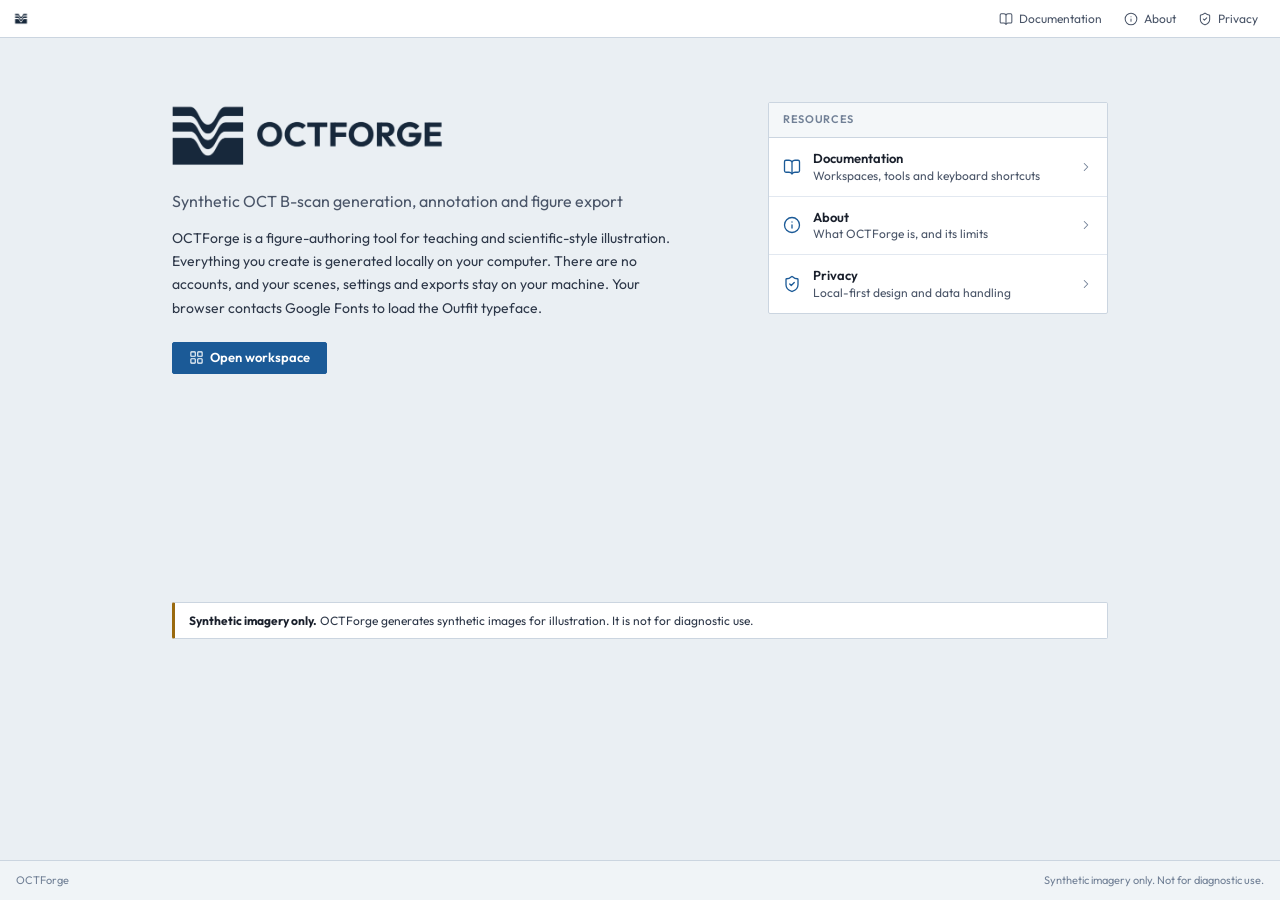
<file: frontend/index.html>
<!DOCTYPE html>
<html lang="en">
<head>
  <meta charset="UTF-8">
  <meta name="viewport" content="width=device-width, initial-scale=1.0">

<!-- Google Fonts: Outfit -->
<link rel="preconnect" href="https://fonts.googleapis.com">
<link rel="preconnect" href="https://fonts.gstatic.com" crossorigin>
<link href="https://fonts.googleapis.com/css2?family=Outfit:wght@100..900&display=swap" rel="stylesheet">
  <meta name="theme-color" content="#FFFFFF">
  <title>OCTForge</title>
  <link rel="stylesheet" href="css/style.css">
  <link rel="stylesheet" href="css/pages.css">
  <link rel="icon" type="image/svg+xml" href="assets/favicon.svg">
</head>
<body class="page-body">
  <a class="skip-link" href="#main">Skip to content</a>

  <header class="page-header" role="banner">
    <a href="index.html" class="page-brand" aria-label="OCTForge start page" aria-current="page">
  <img src="assets/icon.png" alt="" class="icon">
</a>
    <nav class="page-nav" aria-label="Information">
      <a href="docs.html"><svg class="icon" aria-hidden="true"><use href="assets/icons.svg#book-open"/></svg><span>Documentation</span></a>
      <a href="about.html"><svg class="icon" aria-hidden="true"><use href="assets/icons.svg#info"/></svg><span>About</span></a>
      <a href="privacy.html"><svg class="icon" aria-hidden="true"><use href="assets/icons.svg#shield-check"/></svg><span>Privacy</span></a>
    </nav>
  </header>

  <main id="main" class="start">
    <section aria-labelledby="start-title">
      <h1 id="start-title" style="margin: 0 0 1.25rem; text-align: left;">
  <img
    src="assets/logo.png"
    alt="OCTForge"
    style="display: block; width: min(100%, 280px); height: auto; margin: 0 0 0 -6px;"
  >
</h1>
      <p class="start-tagline">Synthetic OCT B-scan generation, annotation and figure export</p>
      <p class="start-desc">
  OCTForge is a figure-authoring tool for teaching and scientific-style illustration.
  Everything you create is generated locally on your computer. There are no accounts,
  and your scenes, settings and exports stay on your machine. Your browser contacts
  Google Fonts to load the Outfit typeface.
</p>
      <div class="start-actions">
        <a href="workspace.html" class="btn-primary btn-start">
          <svg class="icon" aria-hidden="true"><use href="assets/icons.svg#layout-grid"/></svg>
          Open workspace
        </a>
      </div>
    </section>

    <section class="start-resources" aria-labelledby="resources-title">
      <h2 id="resources-title">Resources</h2>
      <ul class="resource-list">
        <li>
          <a href="docs.html">
            <svg class="icon resource-icon" aria-hidden="true"><use href="assets/icons.svg#book-open"/></svg>
            <span class="resource-text">
              <span class="resource-title">Documentation</span>
              <span class="resource-desc">Workspaces, tools and keyboard shortcuts</span>
            </span>
            <svg class="icon resource-chev" aria-hidden="true"><use href="assets/icons.svg#chevron-right"/></svg>
          </a>
        </li>
        <li>
          <a href="about.html">
            <svg class="icon resource-icon" aria-hidden="true"><use href="assets/icons.svg#info"/></svg>
            <span class="resource-text">
              <span class="resource-title">About</span>
              <span class="resource-desc">What OCTForge is, and its limits</span>
            </span>
            <svg class="icon resource-chev" aria-hidden="true"><use href="assets/icons.svg#chevron-right"/></svg>
          </a>
        </li>
        <li>
          <a href="privacy.html">
            <svg class="icon resource-icon" aria-hidden="true"><use href="assets/icons.svg#shield-check"/></svg>
            <span class="resource-text">
              <span class="resource-title">Privacy</span>
              <span class="resource-desc">Local-first design and data handling</span>
            </span>
            <svg class="icon resource-chev" aria-hidden="true"><use href="assets/icons.svg#chevron-right"/></svg>
          </a>
        </li>
      </ul>
    </section>

    <p class="start-notice"><strong>Synthetic imagery only.</strong> OCTForge generates synthetic images for illustration. It is not for diagnostic use.</p>
  </main>

  <footer class="page-footer">
    <span>OCTForge</span>
    <span>Synthetic imagery only. Not for diagnostic use.</span>
  </footer>
</body>
</html>
</file>
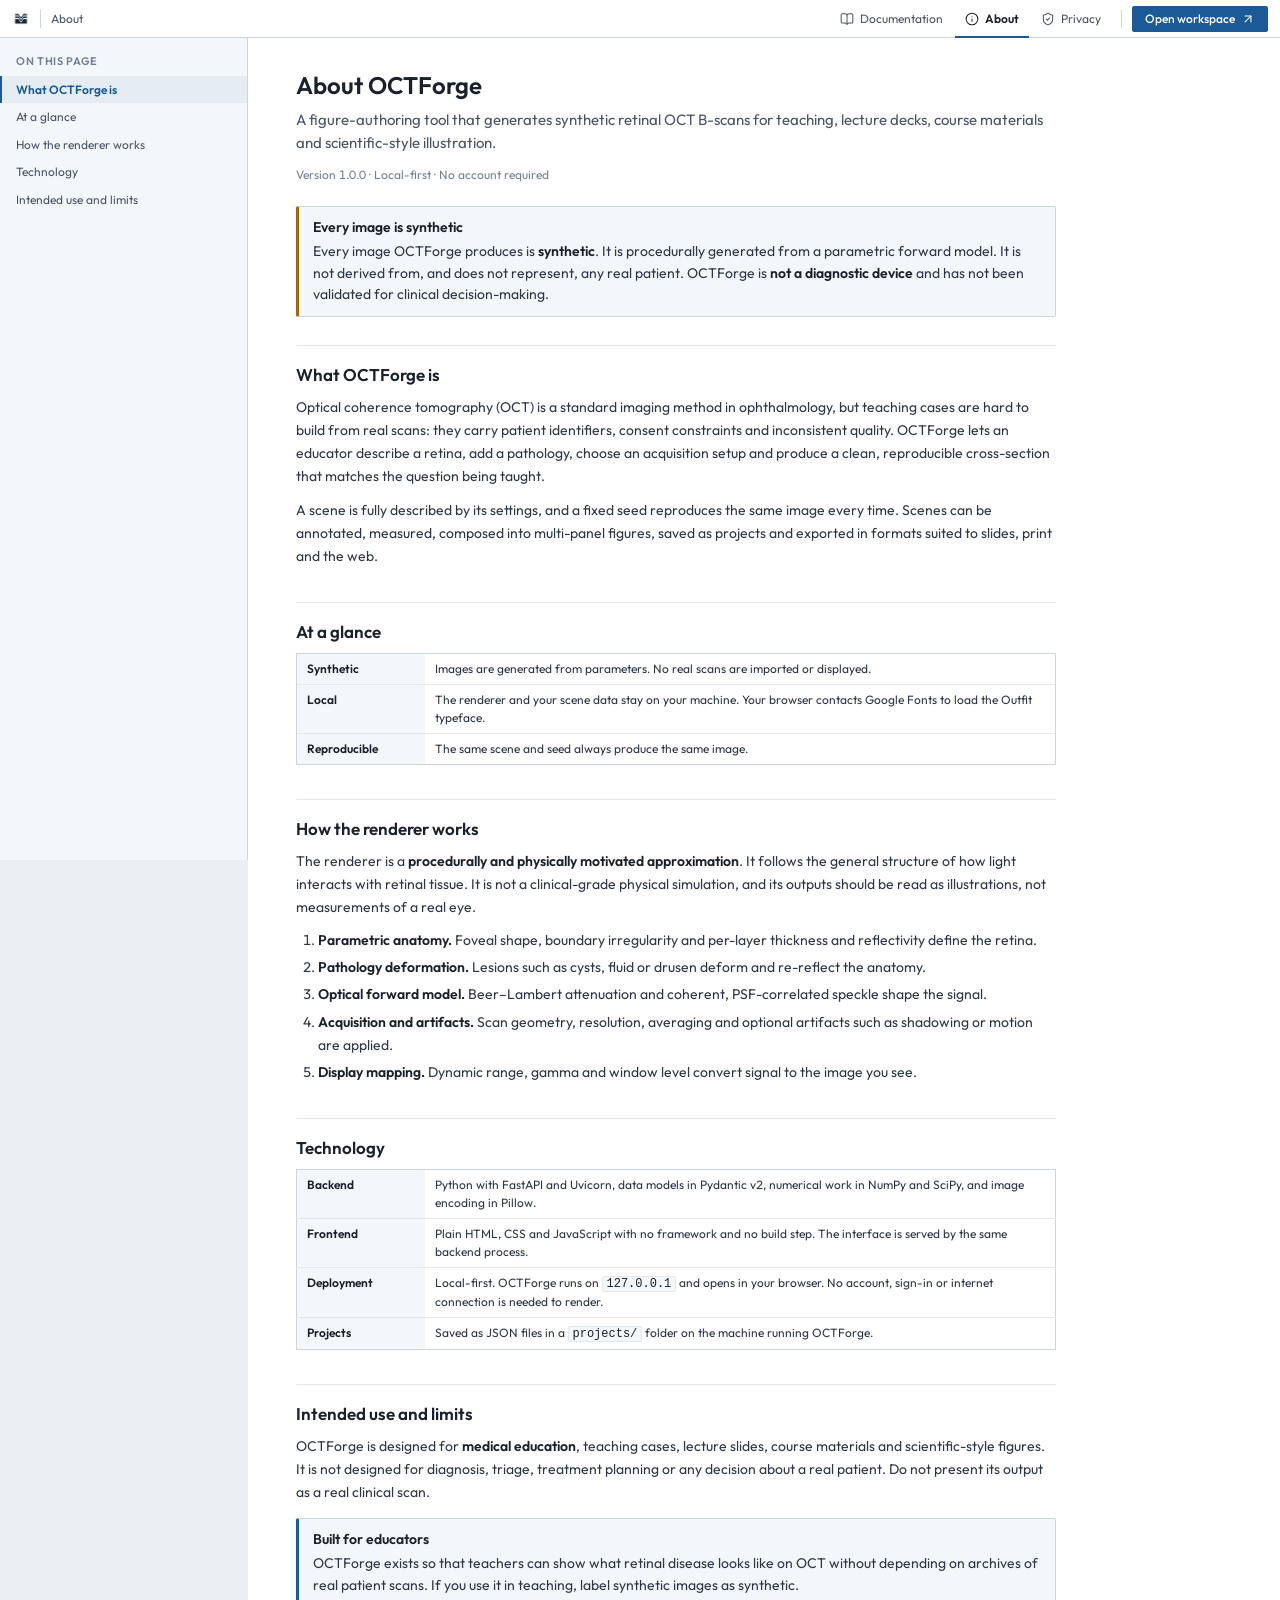
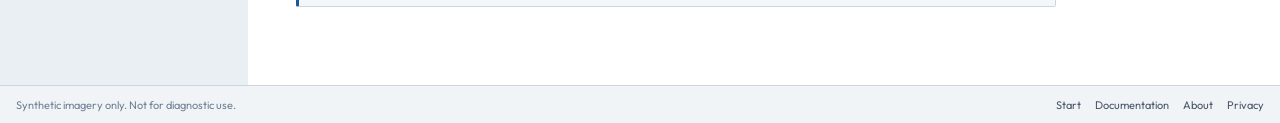
<file: frontend/about.html>
<!DOCTYPE html>
<html lang="en">
<head>
  <meta charset="UTF-8">
  <meta name="viewport" content="width=device-width, initial-scale=1.0">

<!-- Google Fonts: Outfit -->
<link rel="preconnect" href="https://fonts.googleapis.com">
<link rel="preconnect" href="https://fonts.gstatic.com" crossorigin>
<link href="https://fonts.googleapis.com/css2?family=Outfit:wght@100..900&display=swap" rel="stylesheet">
  <meta name="theme-color" content="#FFFFFF">
  <title>About — OCTForge</title>
  <link rel="stylesheet" href="css/style.css">
  <link rel="stylesheet" href="css/pages.css">
  <link rel="icon" type="image/svg+xml" href="assets/icon.png">
</head>
<body class="page-body">
  <a class="skip-link" href="#main">Skip to content</a>

  <header class="page-header" role="banner">
    <a href="index.html" class="page-brand" aria-label="OCTForge start page">
  <img src="assets/icon.png" alt="" class="icon">
</a>
    <span class="page-header-sep" aria-hidden="true"></span>
    <span class="page-header-title">About</span>
    <nav class="page-nav" aria-label="Information">
      <a href="docs.html"><svg class="icon" aria-hidden="true"><use href="assets/icons.svg#book-open"/></svg><span>Documentation</span></a>
      <a href="about.html" aria-current="page"><svg class="icon" aria-hidden="true"><use href="assets/icons.svg#info"/></svg><span>About</span></a>
      <a href="privacy.html"><svg class="icon" aria-hidden="true"><use href="assets/icons.svg#shield-check"/></svg><span>Privacy</span></a>
      <span class="page-nav-sep" aria-hidden="true"></span>
      <a href="workspace.html" class="btn-primary"><span>Open workspace</span><svg class="icon" aria-hidden="true"><use href="assets/icons.svg#arrow-up-right"/></svg></a>
    </nav>
  </header>

  <div class="page-layout">
    <nav class="page-toc" aria-label="On this page">
      <div class="page-toc-title">On this page</div>
      <a href="#what-it-is">What OCTForge is</a>
      <a href="#at-a-glance">At a glance</a>
      <a href="#renderer">How the renderer works</a>
      <a href="#technology">Technology</a>
      <a href="#intended-use">Intended use and limits</a>
    </nav>

    <main id="main" class="page-content">
      <article class="page-article">
        <h1>About OCTForge</h1>
        <p class="lead">A figure-authoring tool that generates synthetic retinal OCT B-scans for teaching, lecture decks, course materials and scientific-style illustration.</p>
        <p class="meta">Version 1.0.0 · Local-first · No account required</p>

        <div class="callout callout-important">
          <strong class="callout-title">Every image is synthetic</strong>
          Every image OCTForge produces is <strong>synthetic</strong>. It is procedurally generated from a parametric forward model. It is not derived from, and does not represent, any real patient. OCTForge is <strong>not a diagnostic device</strong> and has not been validated for clinical decision-making.
        </div>

        <h2 id="what-it-is">What OCTForge is</h2>
        <p>Optical coherence tomography (OCT) is a standard imaging method in ophthalmology, but teaching cases are hard to build from real scans: they carry patient identifiers, consent constraints and inconsistent quality. OCTForge lets an educator describe a retina, add a pathology, choose an acquisition setup and produce a clean, reproducible cross-section that matches the question being taught.</p>
        <p>A scene is fully described by its settings, and a fixed seed reproduces the same image every time. Scenes can be annotated, measured, composed into multi-panel figures, saved as projects and exported in formats suited to slides, print and the web.</p>

        <h2 id="at-a-glance">At a glance</h2>
        <dl class="def-table">
          <div><dt>Synthetic</dt><dd>Images are generated from parameters. No real scans are imported or displayed.</dd></div>
          <div><dt>Local</dt><dd>The renderer and your scene data stay on your machine. Your browser contacts Google Fonts to load the Outfit typeface.</dd></div>
          <div><dt>Reproducible</dt><dd>The same scene and seed always produce the same image.</dd></div>
        </dl>

        <h2 id="renderer">How the renderer works</h2>
        <p>The renderer is a <strong>procedurally and physically motivated approximation</strong>. It follows the general structure of how light interacts with retinal tissue. It is not a clinical-grade physical simulation, and its outputs should be read as illustrations, not measurements of a real eye.</p>
        <ol>
          <li><strong>Parametric anatomy.</strong> Foveal shape, boundary irregularity and per-layer thickness and reflectivity define the retina.</li>
          <li><strong>Pathology deformation.</strong> Lesions such as cysts, fluid or drusen deform and re-reflect the anatomy.</li>
          <li><strong>Optical forward model.</strong> Beer–Lambert attenuation and coherent, PSF-correlated speckle shape the signal.</li>
          <li><strong>Acquisition and artifacts.</strong> Scan geometry, resolution, averaging and optional artifacts such as shadowing or motion are applied.</li>
          <li><strong>Display mapping.</strong> Dynamic range, gamma and window level convert signal to the image you see.</li>
        </ol>

        <h2 id="technology">Technology</h2>
        <table>
          <tbody>
            <tr><th scope="row">Backend</th><td>Python with FastAPI and Uvicorn, data models in Pydantic v2, numerical work in NumPy and SciPy, and image encoding in Pillow.</td></tr>
            <tr><th scope="row">Frontend</th><td>Plain HTML, CSS and JavaScript with no framework and no build step. The interface is served by the same backend process.</td></tr>
            <tr><th scope="row">Deployment</th><td>Local-first. OCTForge runs on <code>127.0.0.1</code> and opens in your browser. No account, sign-in or internet connection is needed to render.</td></tr>
            <tr><th scope="row">Projects</th><td>Saved as JSON files in a <code>projects/</code> folder on the machine running OCTForge.</td></tr>
          </tbody>
        </table>

        <h2 id="intended-use">Intended use and limits</h2>
        <p>OCTForge is designed for <strong>medical education</strong>, teaching cases, lecture slides, course materials and scientific-style figures. It is not designed for diagnosis, triage, treatment planning or any decision about a real patient. Do not present its output as a real clinical scan.</p>
        <div class="callout">
          <strong class="callout-title">Built for educators</strong>
          OCTForge exists so that teachers can show what retinal disease looks like on OCT without depending on archives of real patient scans. If you use it in teaching, label synthetic images as synthetic.
        </div>
      </article>
    </main>
  </div>

  <footer class="page-footer">
    <span>Synthetic imagery only. Not for diagnostic use.</span>
    <span class="page-footer-links">
      <a href="index.html">Start</a>
      <a href="docs.html">Documentation</a>
      <a href="about.html">About</a>
      <a href="privacy.html">Privacy</a>
    </span>
  </footer>

  <script src="js/pages.js"></script>
</body>
</html>
</file>
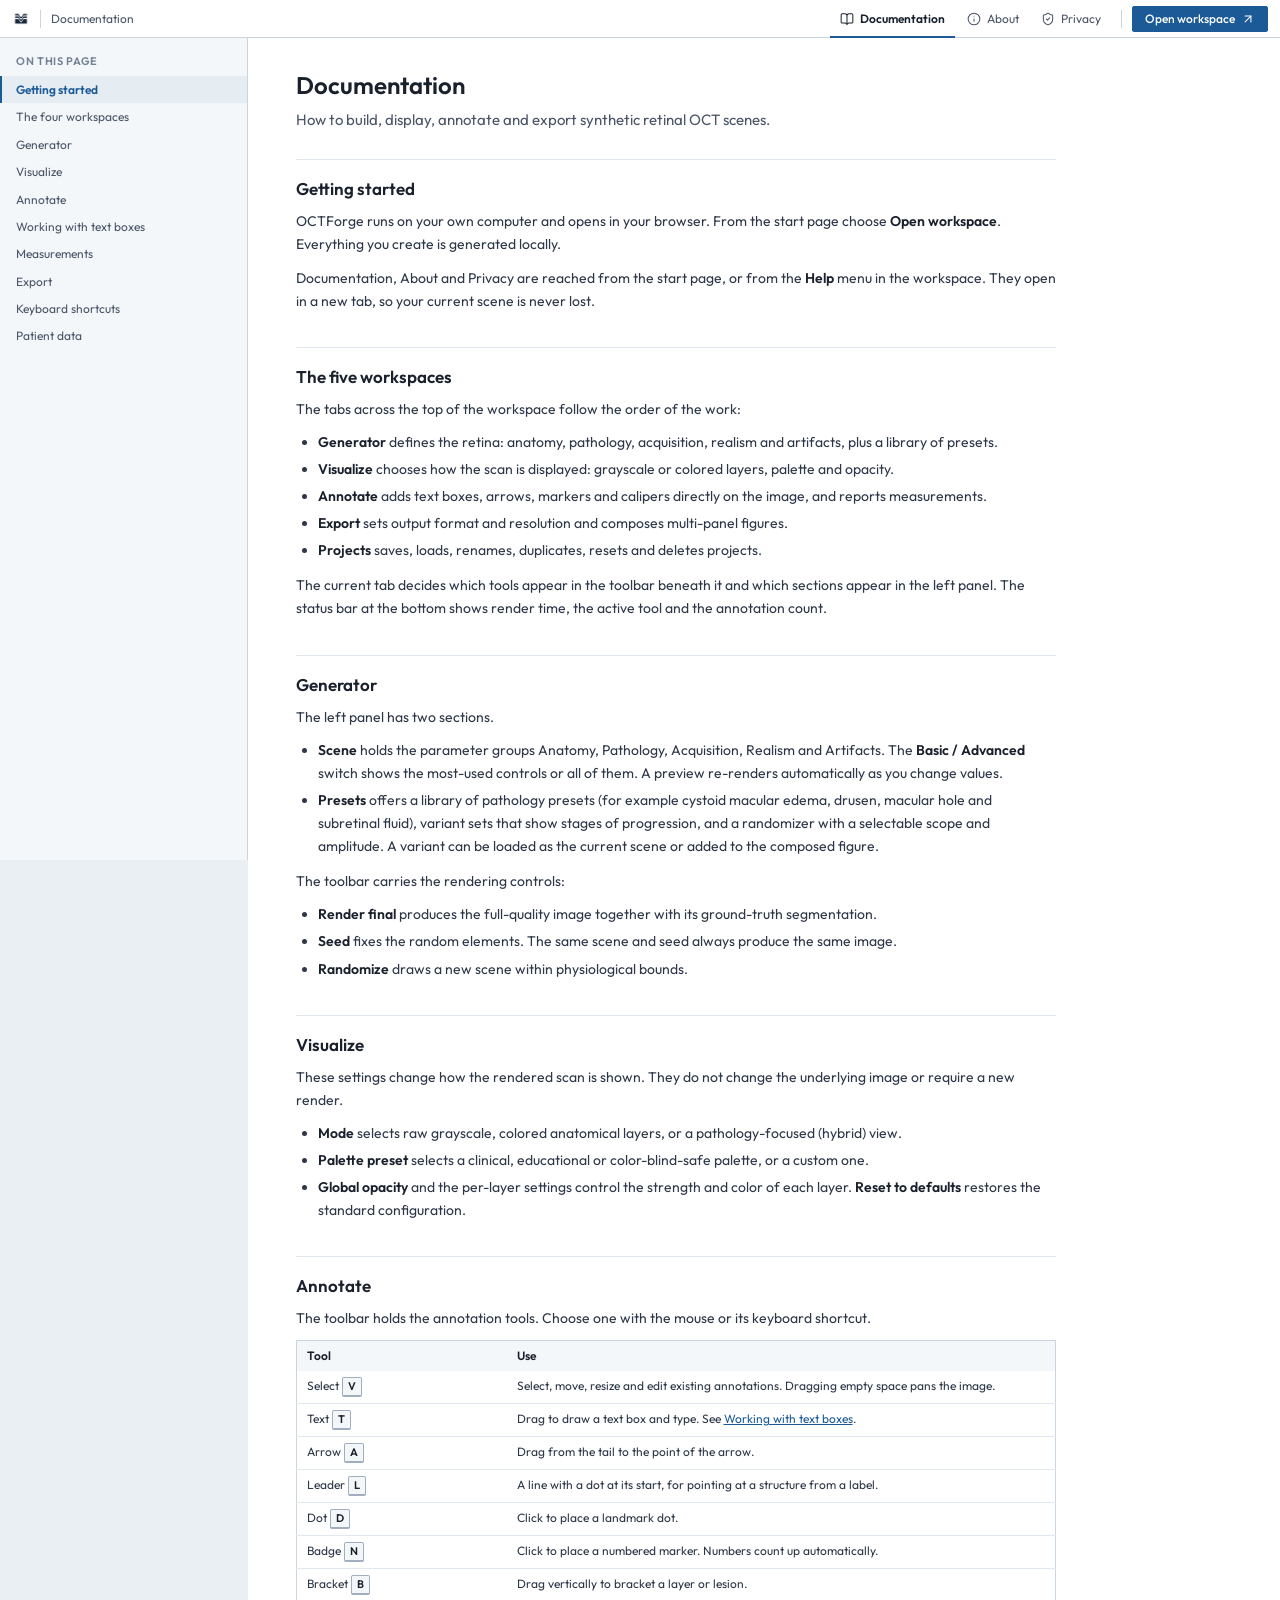
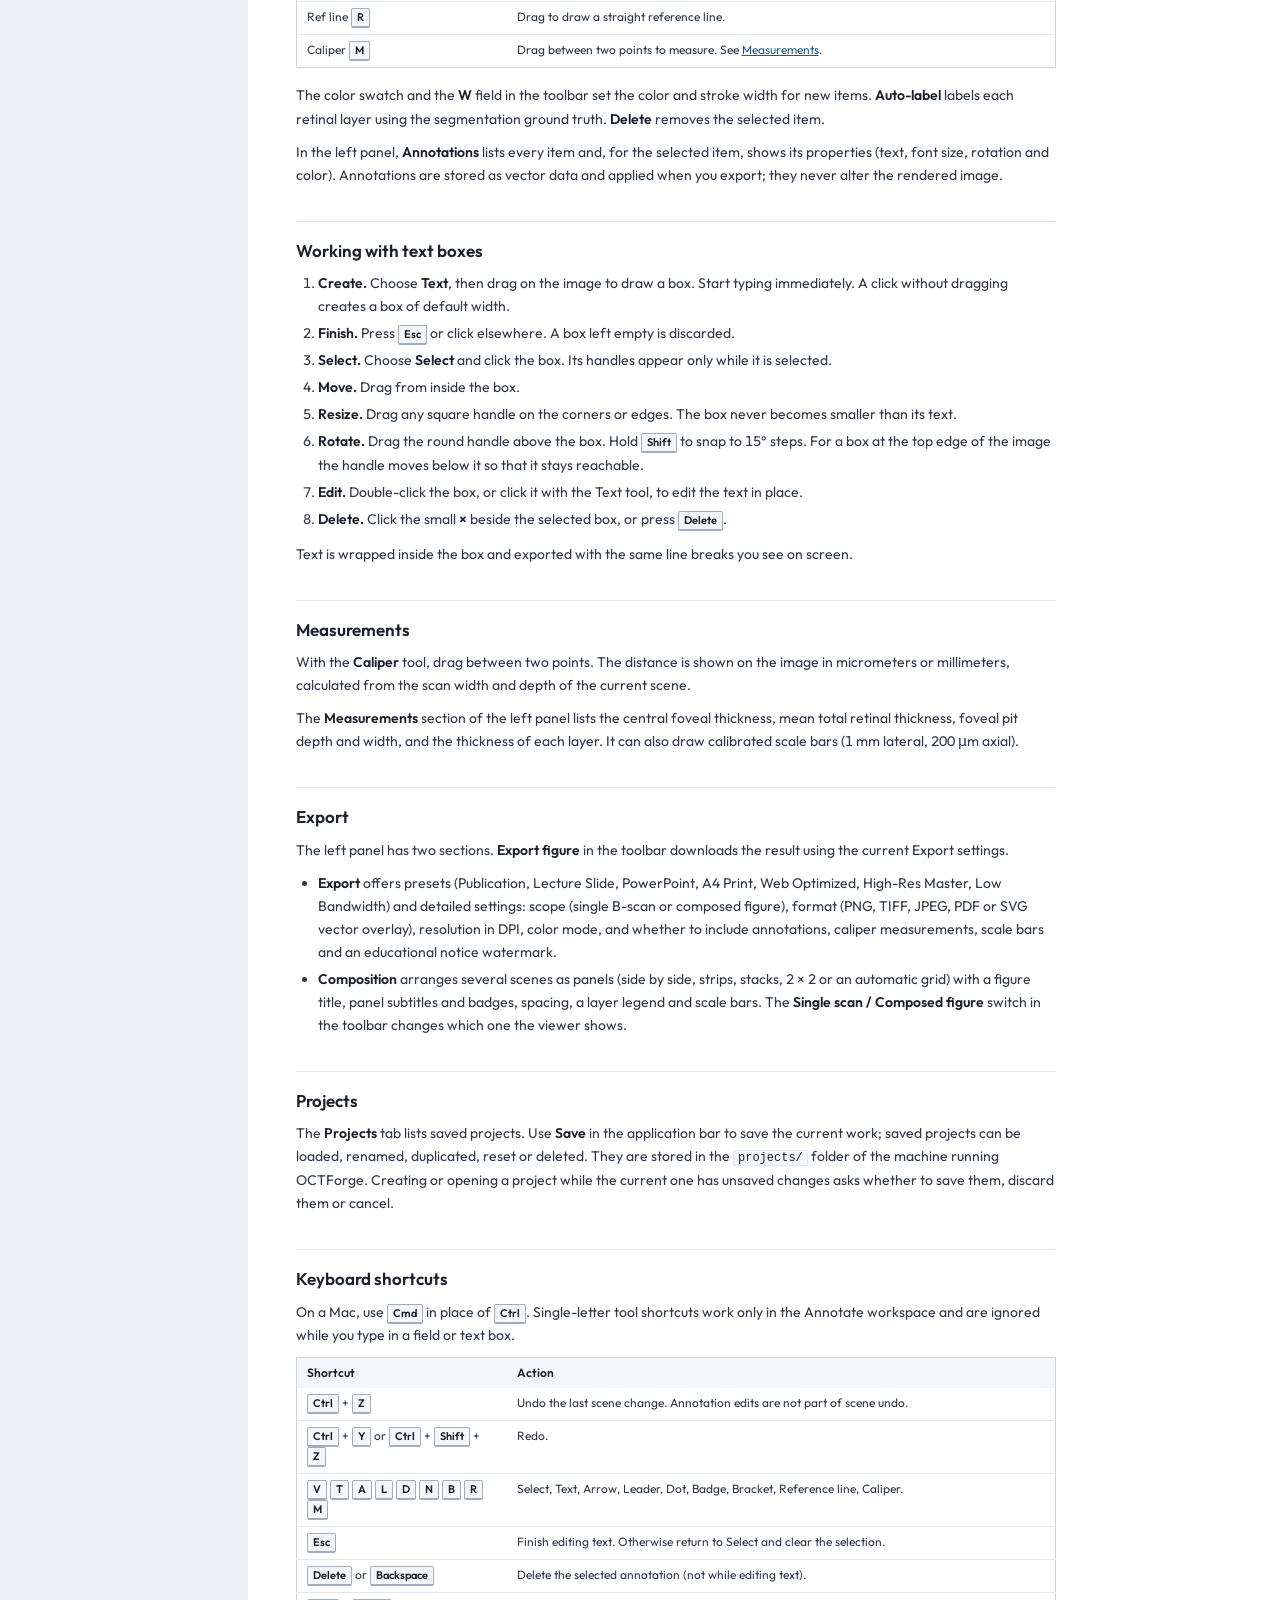
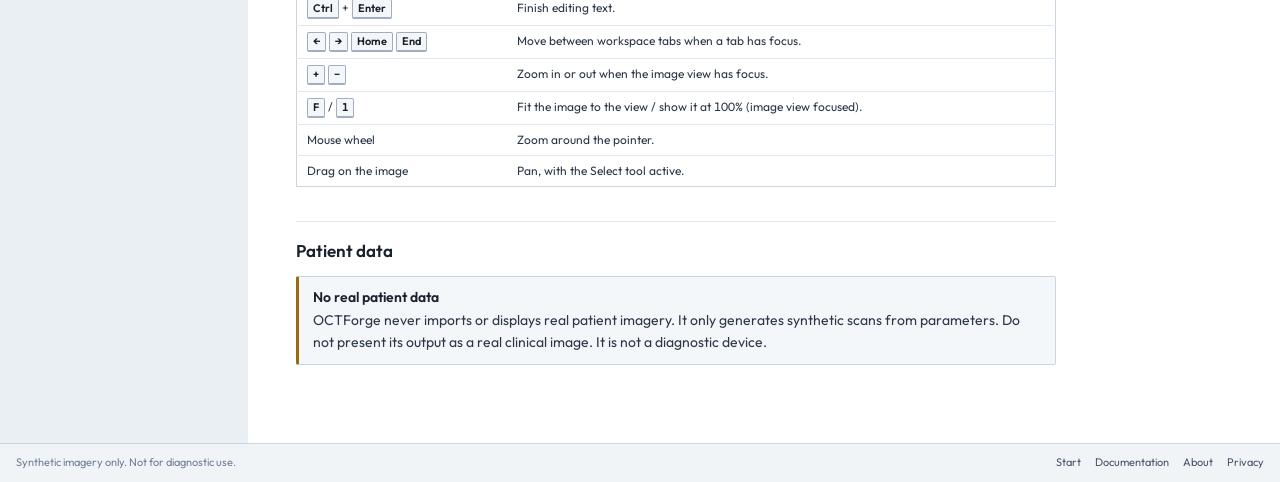
<file: frontend/docs.html>
<!DOCTYPE html>
<html lang="en">
<head>
  <meta charset="UTF-8">
  <meta name="viewport" content="width=device-width, initial-scale=1.0">

<!-- Google Fonts: Outfit -->
<link rel="preconnect" href="https://fonts.googleapis.com">
<link rel="preconnect" href="https://fonts.gstatic.com" crossorigin>
<link href="https://fonts.googleapis.com/css2?family=Outfit:wght@100..900&display=swap" rel="stylesheet">
  <meta name="theme-color" content="#FFFFFF">
  <title>Documentation — OCTForge</title>
  <link rel="stylesheet" href="css/style.css">
  <link rel="stylesheet" href="css/pages.css">
  <link rel="icon" type="image/svg+xml" href="assets/favicon.svg">
</head>
<body class="page-body">
  <a class="skip-link" href="#main">Skip to content</a>

  <header class="page-header" role="banner">
    <a href="index.html" class="page-brand" aria-label="OCTForge start page">
  <img src="assets/icon.png" alt="" class="icon">
</a>
    <span class="page-header-sep" aria-hidden="true"></span>
    <span class="page-header-title">Documentation</span>
    <nav class="page-nav" aria-label="Information">
      <a href="docs.html" aria-current="page"><svg class="icon" aria-hidden="true"><use href="assets/icons.svg#book-open"/></svg><span>Documentation</span></a>
      <a href="about.html"><svg class="icon" aria-hidden="true"><use href="assets/icons.svg#info"/></svg><span>About</span></a>
      <a href="privacy.html"><svg class="icon" aria-hidden="true"><use href="assets/icons.svg#shield-check"/></svg><span>Privacy</span></a>
      <span class="page-nav-sep" aria-hidden="true"></span>
      <a href="workspace.html" class="btn-primary"><span>Open workspace</span><svg class="icon" aria-hidden="true"><use href="assets/icons.svg#arrow-up-right"/></svg></a>
    </nav>
  </header>

  <div class="page-layout">
    <nav class="page-toc" aria-label="On this page">
      <div class="page-toc-title">On this page</div>
      <a href="#getting-started">Getting started</a>
      <a href="#workspaces">The four workspaces</a>
      <a href="#generator">Generator</a>
      <a href="#visualize">Visualize</a>
      <a href="#annotate">Annotate</a>
      <a href="#text-boxes">Working with text boxes</a>
      <a href="#measurements">Measurements</a>
      <a href="#export">Export</a>
      <a href="#shortcuts">Keyboard shortcuts</a>
      <a href="#patient-data">Patient data</a>
    </nav>

    <main id="main" class="page-content">
      <article class="page-article">
        <h1>Documentation</h1>
        <p class="lead">How to build, display, annotate and export synthetic retinal OCT scenes.</p>

        <h2 id="getting-started">Getting started</h2>
        <p>OCTForge runs on your own computer and opens in your browser. From the start page choose <strong>Open workspace</strong>. Everything you create is generated locally.</p>
        <p>Documentation, About and Privacy are reached from the start page, or from the <strong>Help</strong> menu in the workspace. They open in a new tab, so your current scene is never lost.</p>

        <h2 id="workspaces">The five workspaces</h2>
        <p>The tabs across the top of the workspace follow the order of the work:</p>
        <ul>
          <li><strong>Generator</strong> defines the retina: anatomy, pathology, acquisition, realism and artifacts, plus a library of presets.</li>
          <li><strong>Visualize</strong> chooses how the scan is displayed: grayscale or colored layers, palette and opacity.</li>
          <li><strong>Annotate</strong> adds text boxes, arrows, markers and calipers directly on the image, and reports measurements.</li>
          <li><strong>Export</strong> sets output format and resolution and composes multi-panel figures.</li>
          <li><strong>Projects</strong> saves, loads, renames, duplicates, resets and deletes projects.</li>
        </ul>
        <p>The current tab decides which tools appear in the toolbar beneath it and which sections appear in the left panel. The status bar at the bottom shows render time, the active tool and the annotation count.</p>

        <h2 id="generator">Generator</h2>
        <p>The left panel has two sections.</p>
        <ul>
          <li><strong>Scene</strong> holds the parameter groups Anatomy, Pathology, Acquisition, Realism and Artifacts. The <strong>Basic / Advanced</strong> switch shows the most-used controls or all of them. A preview re-renders automatically as you change values.</li>
          <li><strong>Presets</strong> offers a library of pathology presets (for example cystoid macular edema, drusen, macular hole and subretinal fluid), variant sets that show stages of progression, and a randomizer with a selectable scope and amplitude. A variant can be loaded as the current scene or added to the composed figure.</li>
        </ul>
        <p>The toolbar carries the rendering controls:</p>
        <ul>
          <li><strong>Render final</strong> produces the full-quality image together with its ground-truth segmentation.</li>
          <li><strong>Seed</strong> fixes the random elements. The same scene and seed always produce the same image.</li>
          <li><strong>Randomize</strong> draws a new scene within physiological bounds.</li>
        </ul>

        <h2 id="visualize">Visualize</h2>
        <p>These settings change how the rendered scan is shown. They do not change the underlying image or require a new render.</p>
        <ul>
          <li><strong>Mode</strong> selects raw grayscale, colored anatomical layers, or a pathology-focused (hybrid) view.</li>
          <li><strong>Palette preset</strong> selects a clinical, educational or color-blind-safe palette, or a custom one.</li>
          <li><strong>Global opacity</strong> and the per-layer settings control the strength and color of each layer. <strong>Reset to defaults</strong> restores the standard configuration.</li>
        </ul>

        <h2 id="annotate">Annotate</h2>
        <p>The toolbar holds the annotation tools. Choose one with the mouse or its keyboard shortcut.</p>
        <table>
          <thead><tr><th scope="col" class="col-key">Tool</th><th scope="col">Use</th></tr></thead>
          <tbody>
            <tr><td>Select <kbd>V</kbd></td><td>Select, move, resize and edit existing annotations. Dragging empty space pans the image.</td></tr>
            <tr><td>Text <kbd>T</kbd></td><td>Drag to draw a text box and type. See <a href="#text-boxes">Working with text boxes</a>.</td></tr>
            <tr><td>Arrow <kbd>A</kbd></td><td>Drag from the tail to the point of the arrow.</td></tr>
            <tr><td>Leader <kbd>L</kbd></td><td>A line with a dot at its start, for pointing at a structure from a label.</td></tr>
            <tr><td>Dot <kbd>D</kbd></td><td>Click to place a landmark dot.</td></tr>
            <tr><td>Badge <kbd>N</kbd></td><td>Click to place a numbered marker. Numbers count up automatically.</td></tr>
            <tr><td>Bracket <kbd>B</kbd></td><td>Drag vertically to bracket a layer or lesion.</td></tr>
            <tr><td>Ref line <kbd>R</kbd></td><td>Drag to draw a straight reference line.</td></tr>
            <tr><td>Caliper <kbd>M</kbd></td><td>Drag between two points to measure. See <a href="#measurements">Measurements</a>.</td></tr>
          </tbody>
        </table>
        <p>The color swatch and the <strong>W</strong> field in the toolbar set the color and stroke width for new items. <strong>Auto-label</strong> labels each retinal layer using the segmentation ground truth. <strong>Delete</strong> removes the selected item.</p>
        <p>In the left panel, <strong>Annotations</strong> lists every item and, for the selected item, shows its properties (text, font size, rotation and color). Annotations are stored as vector data and applied when you export; they never alter the rendered image.</p>

        <h2 id="text-boxes">Working with text boxes</h2>
        <ol>
          <li><strong>Create.</strong> Choose <strong>Text</strong>, then drag on the image to draw a box. Start typing immediately. A click without dragging creates a box of default width.</li>
          <li><strong>Finish.</strong> Press <kbd>Esc</kbd> or click elsewhere. A box left empty is discarded.</li>
          <li><strong>Select.</strong> Choose <strong>Select</strong> and click the box. Its handles appear only while it is selected.</li>
          <li><strong>Move.</strong> Drag from inside the box.</li>
          <li><strong>Resize.</strong> Drag any square handle on the corners or edges. The box never becomes smaller than its text.</li>
          <li><strong>Rotate.</strong> Drag the round handle above the box. Hold <kbd>Shift</kbd> to snap to 15° steps. For a box at the top edge of the image the handle moves below it so that it stays reachable.</li>
          <li><strong>Edit.</strong> Double-click the box, or click it with the Text tool, to edit the text in place.</li>
          <li><strong>Delete.</strong> Click the small <strong>×</strong> beside the selected box, or press <kbd>Delete</kbd>.</li>
        </ol>
        <p>Text is wrapped inside the box and exported with the same line breaks you see on screen.</p>

        <h2 id="measurements">Measurements</h2>
        <p>With the <strong>Caliper</strong> tool, drag between two points. The distance is shown on the image in micrometers or millimeters, calculated from the scan width and depth of the current scene.</p>
        <p>The <strong>Measurements</strong> section of the left panel lists the central foveal thickness, mean total retinal thickness, foveal pit depth and width, and the thickness of each layer. It can also draw calibrated scale bars (1 mm lateral, 200 μm axial).</p>

        <h2 id="export">Export</h2>
        <p>The left panel has two sections. <strong>Export figure</strong> in the toolbar downloads the result using the current Export settings.</p>
        <ul>
          <li><strong>Export</strong> offers presets (Publication, Lecture Slide, PowerPoint, A4 Print, Web Optimized, High-Res Master, Low Bandwidth) and detailed settings: scope (single B-scan or composed figure), format (PNG, TIFF, JPEG, PDF or SVG vector overlay), resolution in DPI, color mode, and whether to include annotations, caliper measurements, scale bars and an educational notice watermark.</li>
          <li><strong>Composition</strong> arranges several scenes as panels (side by side, strips, stacks, 2 × 2 or an automatic grid) with a figure title, panel subtitles and badges, spacing, a layer legend and scale bars. The <strong>Single scan / Composed figure</strong> switch in the toolbar changes which one the viewer shows.</li>
        </ul>

        <h2 id="projects">Projects</h2>
        <p>The <strong>Projects</strong> tab lists saved projects. Use <strong>Save</strong> in the application bar to save the current work; saved projects can be loaded, renamed, duplicated, reset or deleted. They are stored in the <code>projects/</code> folder of the machine running OCTForge. Creating or opening a project while the current one has unsaved changes asks whether to save them, discard them or cancel.</p>

        <h2 id="shortcuts">Keyboard shortcuts</h2>
        <p>On a Mac, use <kbd>Cmd</kbd> in place of <kbd>Ctrl</kbd>. Single-letter tool shortcuts work only in the Annotate workspace and are ignored while you type in a field or text box.</p>
        <table>
          <thead><tr><th scope="col" class="col-key">Shortcut</th><th scope="col">Action</th></tr></thead>
          <tbody>
            <tr><td><kbd>Ctrl</kbd> + <kbd>Z</kbd></td><td>Undo the last scene change. Annotation edits are not part of scene undo.</td></tr>
            <tr><td><kbd>Ctrl</kbd> + <kbd>Y</kbd> or <kbd>Ctrl</kbd> + <kbd>Shift</kbd> + <kbd>Z</kbd></td><td>Redo.</td></tr>
            <tr><td><kbd>V</kbd> <kbd>T</kbd> <kbd>A</kbd> <kbd>L</kbd> <kbd>D</kbd> <kbd>N</kbd> <kbd>B</kbd> <kbd>R</kbd> <kbd>M</kbd></td><td>Select, Text, Arrow, Leader, Dot, Badge, Bracket, Reference line, Caliper.</td></tr>
            <tr><td><kbd>Esc</kbd></td><td>Finish editing text. Otherwise return to Select and clear the selection.</td></tr>
            <tr><td><kbd>Delete</kbd> or <kbd>Backspace</kbd></td><td>Delete the selected annotation (not while editing text).</td></tr>
            <tr><td><kbd>Ctrl</kbd> + <kbd>Enter</kbd></td><td>Finish editing text.</td></tr>
            <tr><td><kbd>←</kbd> <kbd>→</kbd> <kbd>Home</kbd> <kbd>End</kbd></td><td>Move between workspace tabs when a tab has focus.</td></tr>
            <tr><td><kbd>+</kbd> <kbd>−</kbd></td><td>Zoom in or out when the image view has focus.</td></tr>
            <tr><td><kbd>F</kbd> / <kbd>1</kbd></td><td>Fit the image to the view / show it at 100% (image view focused).</td></tr>
            <tr><td>Mouse wheel</td><td>Zoom around the pointer.</td></tr>
            <tr><td>Drag on the image</td><td>Pan, with the Select tool active.</td></tr>
          </tbody>
        </table>

        <h2 id="patient-data">Patient data</h2>
        <div class="callout callout-important">
          <strong class="callout-title">No real patient data</strong>
          OCTForge never imports or displays real patient imagery. It only generates synthetic scans from parameters. Do not present its output as a real clinical image. It is not a diagnostic device.
        </div>
      </article>
    </main>
  </div>

  <footer class="page-footer">
    <span>Synthetic imagery only. Not for diagnostic use.</span>
    <span class="page-footer-links">
      <a href="index.html">Start</a>
      <a href="docs.html">Documentation</a>
      <a href="about.html">About</a>
      <a href="privacy.html">Privacy</a>
    </span>
  </footer>

  <script src="js/pages.js"></script>
</body>
</html>
</file>
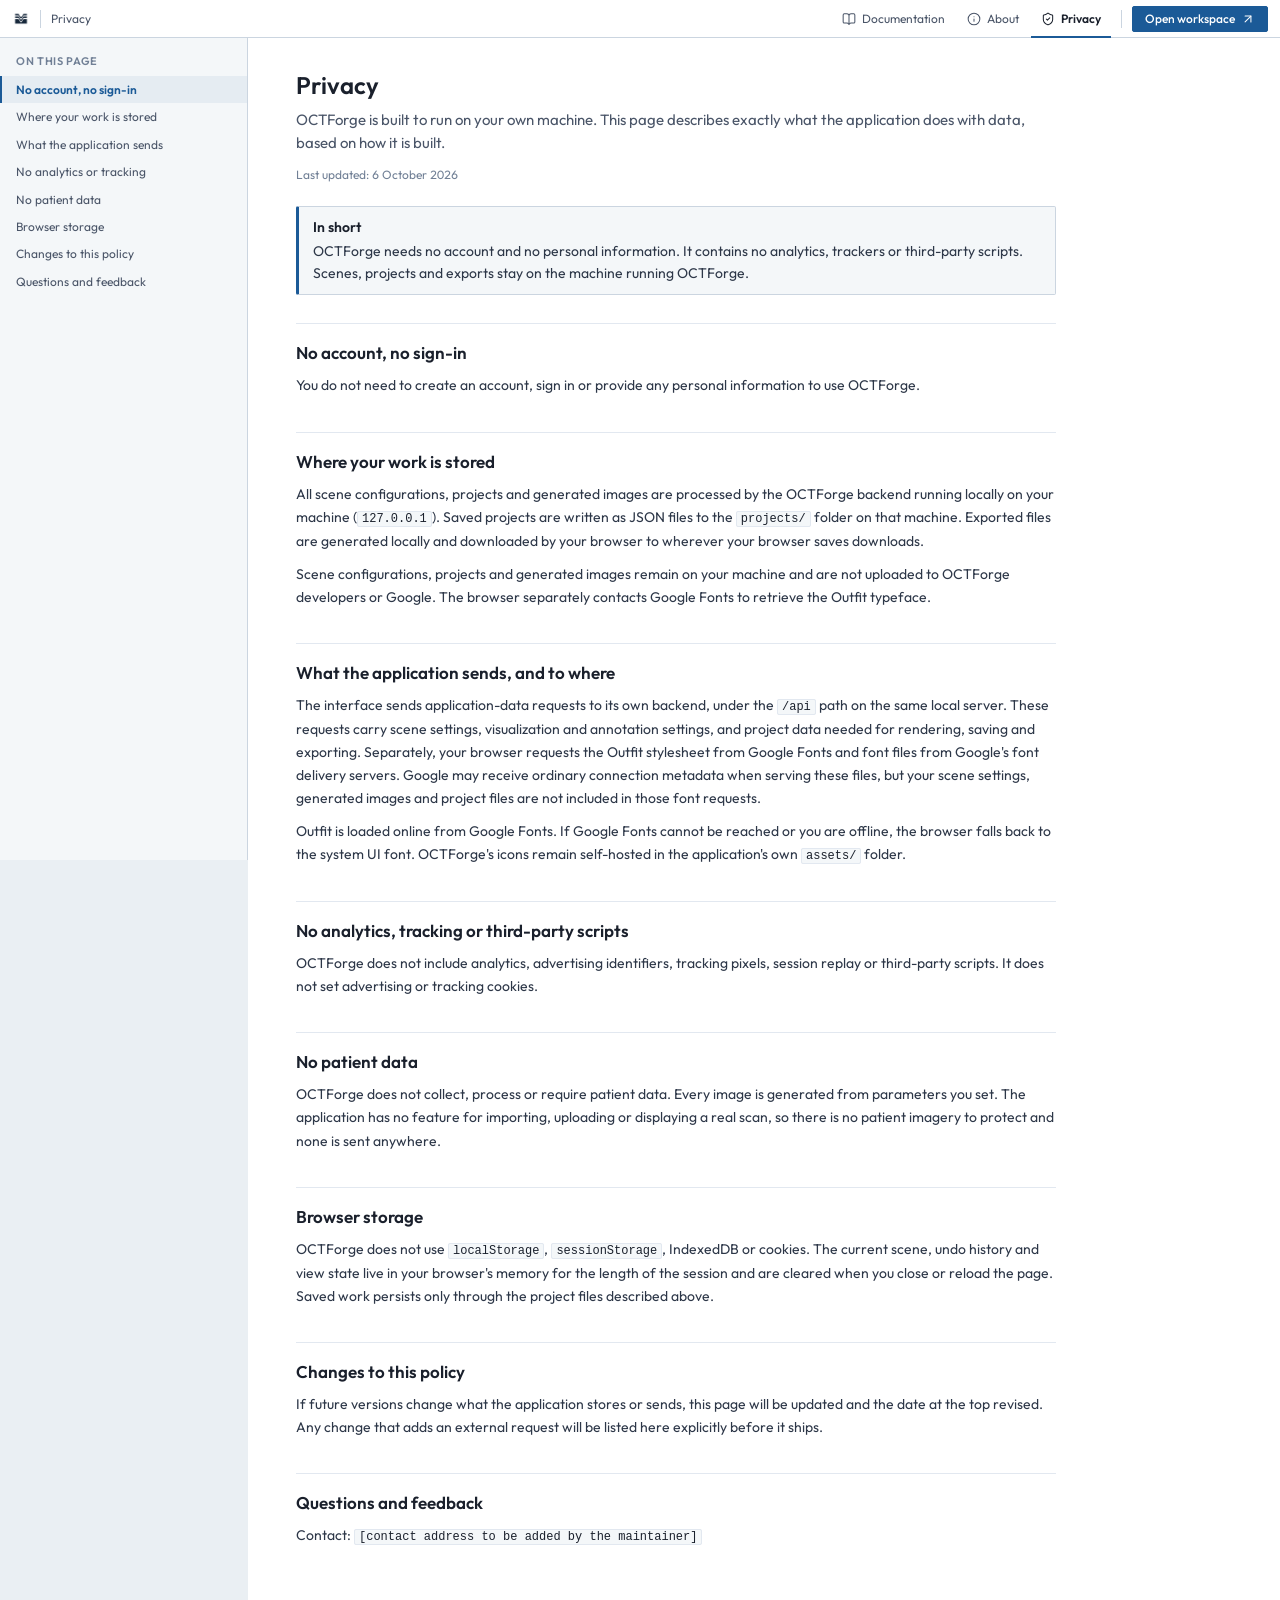
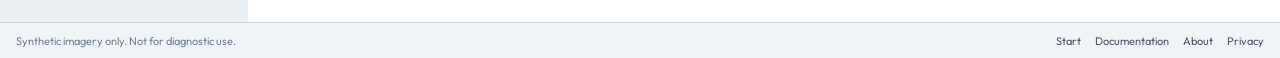
<file: frontend/privacy.html>
<!DOCTYPE html>
<html lang="en">
<head>
  <meta charset="UTF-8">
  <meta name="viewport" content="width=device-width, initial-scale=1.0">

<!-- Google Fonts: Outfit -->
<link rel="preconnect" href="https://fonts.googleapis.com">
<link rel="preconnect" href="https://fonts.gstatic.com" crossorigin>
<link href="https://fonts.googleapis.com/css2?family=Outfit:wght@100..900&display=swap" rel="stylesheet">
  <meta name="theme-color" content="#FFFFFF">
  <title>Privacy — OCTForge</title>
  <link rel="stylesheet" href="css/style.css">
  <link rel="stylesheet" href="css/pages.css">
  <link rel="icon" type="image/svg+xml" href="assets/favicon.svg">
</head>
<body class="page-body">
  <a class="skip-link" href="#main">Skip to content</a>

  <header class="page-header" role="banner">
    <a href="index.html" class="page-brand" aria-label="OCTForge start page">
  <img src="assets/icon.png" alt="" class="icon">
</a>
    <span class="page-header-sep" aria-hidden="true"></span>
    <span class="page-header-title">Privacy</span>
    <nav class="page-nav" aria-label="Information">
      <a href="docs.html"><svg class="icon" aria-hidden="true"><use href="assets/icons.svg#book-open"/></svg><span>Documentation</span></a>
      <a href="about.html"><svg class="icon" aria-hidden="true"><use href="assets/icons.svg#info"/></svg><span>About</span></a>
      <a href="privacy.html" aria-current="page"><svg class="icon" aria-hidden="true"><use href="assets/icons.svg#shield-check"/></svg><span>Privacy</span></a>
      <span class="page-nav-sep" aria-hidden="true"></span>
      <a href="workspace.html" class="btn-primary"><span>Open workspace</span><svg class="icon" aria-hidden="true"><use href="assets/icons.svg#arrow-up-right"/></svg></a>
    </nav>
  </header>

  <div class="page-layout">
    <nav class="page-toc" aria-label="On this page">
      <div class="page-toc-title">On this page</div>
      <a href="#no-account">No account, no sign-in</a>
      <a href="#storage">Where your work is stored</a>
      <a href="#requests">What the application sends</a>
      <a href="#no-tracking">No analytics or tracking</a>
      <a href="#no-patient-data">No patient data</a>
      <a href="#browser-storage">Browser storage</a>
      <a href="#changes">Changes to this policy</a>
      <a href="#contact">Questions and feedback</a>
    </nav>

    <main id="main" class="page-content">
      <article class="page-article">
        <h1>Privacy</h1>
        <p class="lead">OCTForge is built to run on your own machine. This page describes exactly what the application does with data, based on how it is built.</p>
        <p class="meta">Last updated: 6 October 2026</p>

        <div class="callout">
          <strong class="callout-title">In short</strong>
          OCTForge needs no account and no personal information. It contains no analytics, trackers or third-party scripts. Scenes, projects and exports stay on the machine running OCTForge.
        </div>

        <h2 id="no-account">No account, no sign-in</h2>
        <p>You do not need to create an account, sign in or provide any personal information to use OCTForge.</p>

        <h2 id="storage">Where your work is stored</h2>
        <p>All scene configurations, projects and generated images are processed by the OCTForge backend running locally on your machine (<code>127.0.0.1</code>). Saved projects are written as JSON files to the <code>projects/</code> folder on that machine. Exported files are generated locally and downloaded by your browser to wherever your browser saves downloads.</p>
        <p>Scene configurations, projects and generated images remain on your machine and are not uploaded to OCTForge developers or Google. The browser separately contacts Google Fonts to retrieve the Outfit typeface.</p>

        <h2 id="requests">What the application sends, and to where</h2>
        <p>The interface sends application-data requests to its own backend, under the <code>/api</code> path on the same local server. These requests carry scene settings, visualization and annotation settings, and project data needed for rendering, saving and exporting. Separately, your browser requests the Outfit stylesheet from Google Fonts and font files from Google's font delivery servers. Google may receive ordinary connection metadata when serving these files, but your scene settings, generated images and project files are not included in those font requests.</p>
        <p>Outfit is loaded online from Google Fonts. If Google Fonts cannot be reached or you are offline, the browser falls back to the system UI font. OCTForge's icons remain self-hosted in the application's own <code>assets/</code> folder.</p>

        <h2 id="no-tracking">No analytics, tracking or third-party scripts</h2>
        <p>OCTForge does not include analytics, advertising identifiers, tracking pixels, session replay or third-party scripts. It does not set advertising or tracking cookies.</p>

        <h2 id="no-patient-data">No patient data</h2>
        <p>OCTForge does not collect, process or require patient data. Every image is generated from parameters you set. The application has no feature for importing, uploading or displaying a real scan, so there is no patient imagery to protect and none is sent anywhere.</p>

        <h2 id="browser-storage">Browser storage</h2>
        <p>OCTForge does not use <code>localStorage</code>, <code>sessionStorage</code>, IndexedDB or cookies. The current scene, undo history and view state live in your browser's memory for the length of the session and are cleared when you close or reload the page. Saved work persists only through the project files described above.</p>

        <h2 id="changes">Changes to this policy</h2>
        <p>If future versions change what the application stores or sends, this page will be updated and the date at the top revised. Any change that adds an external request will be listed here explicitly before it ships.</p>

        <h2 id="contact">Questions and feedback</h2>
        <p>Contact: <code>[contact address to be added by the maintainer]</code></p>
      </article>
    </main>
  </div>

  <footer class="page-footer">
    <span>Synthetic imagery only. Not for diagnostic use.</span>
    <span class="page-footer-links">
      <a href="index.html">Start</a>
      <a href="docs.html">Documentation</a>
      <a href="about.html">About</a>
      <a href="privacy.html">Privacy</a>
    </span>
  </footer>

  <script src="js/pages.js"></script>
</body>
</html>
</file>
<file: frontend/css/style.css>
/* =============================================================================
   OCTForge — Clinical Workstation Theme — Phase 2 UI Revamp
   Horizontal workspace navigation · docked annotation palette · refined controls
   Typography: Google Fonts Outfit (UI) / System monospace stack
   ============================================================================= */

/* ── 0. Web fonts: Outfit is loaded through Google Fonts in each HTML page. ── */

/* ── 1. Design tokens ─────────────────────────────────────────────────────── */
:root {
  color-scheme: light;

  /* Surfaces — light clinical chrome */
  --app-bg:        #EAEFF3;
  --panel-bg:      #F4F7F9;
  --surface:       #FFFFFF;
  --inset:         #E5ECF0;

  /* Workspace toolbar / active tab surface */
  --toolbar-bg:    #F0F4F7;

  /* Imaging viewport — neutral dark well */
  --viewer-bg:       #101214;
  --viewer-bar:      #181A1D;
  --viewer-raised:   #202428;
  --viewer-border:   #2C3036;
  --viewer-border-hi:#3E444D;

  /* Lines */
  --border:        #CBD5E0;
  --border-strong: #A0AEC0;
  --hairline:      #E2E8F0;

  /* Ink */
  --text:          #2D3748;
  --text-strong:   #1A202C;
  --muted:         #4A5568;
  --faint:         #718096;

  /* Single accent — instrument blue */
  --accent:        #1B5A97;
  --accent-hover:  #174A7C;
  --accent-tint:   rgba(27, 90, 151, 0.07);
  --accent-dark:   #4E8CC6;

  /* Semantic states */
  --ok:           #2E7D4F;
  --warn:         #9A6A0F;
  --danger:       #B3362E;
  --danger-tint:  rgba(179, 54, 46, 0.08);

  /* Control dimensions */
  --control-h:    26px;
  --control-h-sm: 22px;

  /* Geometry */
  --r-sm: 2px;
  --r-md: 3px;

  /* Font sizes */
  --fs-base: 13px;
  --fs-sm:   12px;
  --fs-xs:   11px;

  /* Z-index scale */
  --z-toolbar: 100;
  --z-menu:    200;
  --z-dialog:  300;

  /* Category coding */
  --cat-pathology: #2C6DA8;
  --cat-artifact:  #A87A16;
  --cat-pathology-text: #2C6DA8;
  --cat-artifact-text:  #96690D;

  /* Retinal layer palette */
  --layer-rnfl:    #2FA4A0;
  --layer-gcl:     #7B61C4;
  --layer-ipl:     #3C82D6;
  --layer-inl:     #F2A93B;
  --layer-opl:     #E8739A;
  --layer-onl:     #B5C23A;
  --layer-ez:      #35A56B;
  --layer-rpe:     #C64E88;
  --layer-choroid: #9A7B5F;

  /* Spacing */
  --sp-1: 4px;
  --sp-2: 8px;
  --sp-3: 12px;
  --sp-4: 16px;

  /* Typography */
  --font-ui:   "Outfit", "Segoe UI", system-ui, -apple-system, sans-serif;
  --font-mono: ui-monospace, Consolas, "SF Mono", Menlo, monospace;

  /* Motion */
  --tr-fast: 120ms ease;

  /* Shell metrics */
  --topbar-h:     38px;
  --ws-nav-h:     34px;
  --ws-toolbar-h: 36px;
  --statusbar-h:  26px;
  --rail-w:       330px;
  --section-tab-h: 28px;
}

/* ── 2. Reset & base ──────────────────────────────────────────────────────── */
*, *::before, *::after {
  box-sizing: border-box;
  margin: 0;
  padding: 0;
}

html, body {
  height: 100%;
  overflow: hidden;
}

html { scrollbar-color: #AEBCC6 transparent; }

body {
  background: var(--app-bg);
  color: var(--text);
  font-family: var(--font-ui);
  font-size: var(--fs-base);
  line-height: 1.45;
  font-variant-numeric: tabular-nums;
  display: flex;
  flex-direction: column;
  -webkit-font-smoothing: antialiased;
  text-rendering: optimizeLegibility;
}

button, input, select, textarea {
  font-family: inherit;
  font-size: inherit;
  accent-color: var(--accent);
}

button { cursor: pointer; user-select: none; }
button:disabled { cursor: default; }

::selection { background: rgba(27, 90, 151, 0.18); }

/* Global Focus Style — Solid 2px outline, offset 1px, no glows */
:focus-visible {
  outline: 2px solid var(--accent);
  outline-offset: 1px;
  box-shadow: none !important;
}

/* Thin, unobtrusive scrollbars */
::-webkit-scrollbar { width: 11px; height: 11px; }
::-webkit-scrollbar-track { background: transparent; }
::-webkit-scrollbar-thumb {
  background-color: #AEBCC6;
  border: 3px solid transparent;
  background-clip: content-box;
  border-radius: var(--r-sm);
}
::-webkit-scrollbar-thumb:hover { background-color: #8FA0AC; }
::-webkit-scrollbar-corner { background: transparent; }

/* ── 3. Icon system (Lucide SVG sprite) ─────────────────────────────────── */
svg.icon {
  width: 16px;
  height: 16px;
  fill: none;
  stroke: currentColor;
  stroke-width: 1.75;
  stroke-linecap: round;
  stroke-linejoin: round;
  flex-shrink: 0;
  display: inline-block;
  vertical-align: middle;
}

/* ── 4. Application Bar (Row 1) ───────────────────────────────────────────── */
#topbar {
  height: var(--topbar-h);
  min-height: var(--topbar-h);
  background: var(--surface);
  border-bottom: 1px solid var(--border);
  display: flex;
  align-items: center;
  gap: 10px;
  padding: 0 12px;
  flex-shrink: 0;
  z-index: 22;
}

.brand {
  display: flex;
  align-items: center;
  gap: 8px;
  flex-shrink: 0;
}
.brand-mark { width: 18px; height: 18px; color: var(--accent); stroke-width: 1.75; }
.brand-name {
  font-size: 14px;
  font-weight: 600;
  color: var(--text-strong);
}

.topbar-divider { width: 1px; height: 20px; background: var(--border); flex-shrink: 0; }
.topbar-spacer  { flex: 1; }

/* Scene name — inline study field */
.study-field { display: flex; align-items: center; gap: 7px; flex-shrink: 0; }
.study-label {
  font-size: var(--fs-sm);
  font-weight: 500;
  color: var(--muted);
}
#topbar .project-name {
  height: var(--control-h);
  width: 208px;
  padding: 0 8px;
  background: var(--surface);
  border: 1px solid var(--border-strong);
  border-radius: var(--r-sm);
  color: var(--text-strong);
  font-size: var(--fs-sm);
  outline: none;
  transition: border-color var(--tr-fast);
}
#topbar .project-name:hover { border-color: var(--accent); }
#topbar .project-name:focus { border-color: var(--accent); }

.topbar-group { display: flex; align-items: center; gap: 4px; flex-shrink: 0; }

/* Icon buttons (Undo/Redo) */
.btn-icon {
  width: var(--control-h);
  height: var(--control-h);
  display: inline-flex;
  align-items: center;
  justify-content: center;
  background: var(--surface);
  border: 1px solid var(--border-strong);
  border-radius: var(--r-sm);
  color: var(--muted);
  transition: border-color var(--tr-fast), color var(--tr-fast), background var(--tr-fast);
}
.btn-icon:hover:not(:disabled)  { border-color: var(--accent); color: var(--text-strong); }
.btn-icon:active:not(:disabled) { background: var(--inset); }
.btn-icon:disabled             { opacity: 0.4; }
.btn-icon .icon { width: 14px; height: 14px; }

/* Button hierarchy */
.btn-secondary,
.btn-primary {
  height: var(--control-h);
  display: inline-flex;
  align-items: center;
  gap: 6px;
  padding: 0 10px;
  border-radius: var(--r-sm);
  font-size: var(--fs-sm);
  font-weight: 500;
  white-space: nowrap;
  flex-shrink: 0;
}
.btn-secondary {
  background: var(--surface);
  border: 1px solid var(--border-strong);
  color: var(--text-strong);
  transition: border-color var(--tr-fast), background var(--tr-fast);
}
.btn-secondary:hover:not(:disabled)  { border-color: var(--accent); background: var(--accent-tint); }
.btn-secondary:active:not(:disabled) { background: var(--inset); }
.btn-secondary:disabled              { opacity: 0.45; }

.btn-primary {
  background: var(--accent);
  border: 1px solid var(--accent);
  color: #fff;
  padding: 0 12px;
  transition: background var(--tr-fast), border-color var(--tr-fast);
}
.btn-primary:hover:not(:disabled)  { background: var(--accent-hover); border-color: var(--accent-hover); }
.btn-primary:active:not(:disabled) { background: #123E68; }
.btn-primary:disabled              { opacity: 0.45; }

.btn-secondary .icon,
.btn-primary .icon { width: 14px; height: 14px; }

/* Render Final button — accent filled (not navy heavy slab) */
#btn-render-final {
  background: var(--accent);
  border-color: var(--accent);
  color: #fff;
}
#btn-render-final:hover:not(:disabled)  { background: var(--accent-hover); border-color: var(--accent-hover); }
#btn-render-final:active:not(:disabled) { background: #123E68; }

/* Danger button */
.btn-danger {
  height: var(--control-h);
  display: inline-flex;
  align-items: center;
  gap: 6px;
  padding: 0 12px;
  border-radius: var(--r-sm);
  font-size: var(--fs-sm);
  font-weight: 500;
  white-space: nowrap;
  background: var(--danger);
  border: 1px solid var(--danger);
  color: #fff;
  transition: background var(--tr-fast), border-color var(--tr-fast);
}
.btn-danger:hover:not(:disabled) { background: #91261F; border-color: #91261F; }
.btn-danger:disabled { opacity: 0.45; cursor: default; }
.btn-danger .icon { width: 14px; height: 14px; }

/* ── 5. Horizontal Workspace Navigation (Row 2) ───────────────────────────── */
#workspace-nav {
  height: var(--ws-nav-h);
  min-height: var(--ws-nav-h);
  background: var(--surface);
  border-bottom: 1px solid var(--border);
  display: flex;
  align-items: stretch;
  flex-shrink: 0;
  z-index: 21;
  overflow-x: auto;
  scrollbar-width: none;
}
#workspace-nav::-webkit-scrollbar { display: none; }

.ws-nav-fill { flex: 1; border-bottom: 1px solid var(--border); margin-bottom: -1px; }

.ws-tab {
  position: relative;
  height: var(--ws-nav-h);
  padding: 0 14px;
  display: inline-flex;
  align-items: center;
  gap: 7px;
  background: transparent;
  border: none;
  border-right: 1px solid var(--border);
  color: var(--muted);
  font-size: 13px;
  font-weight: 500;
  white-space: nowrap;
  transition: color var(--tr-fast), background var(--tr-fast);
  flex-shrink: 0;
}
.ws-tab:first-child { border-left: none; }

.ws-tab:hover:not(.active) {
  color: var(--text-strong);
  background: var(--inset);
}

/* Active tab: fused visually with toolbar below */
.ws-tab.active {
  color: var(--text-strong);
  font-weight: 600;
  background: var(--toolbar-bg);
  /* Top accent bar */
  border-top: 2px solid var(--accent);
  /* No bottom border — fuses with toolbar */
  border-bottom: none;
  margin-bottom: -1px;
  /* Left and right border in border colour */
  border-left: 1px solid var(--border);
  border-right: 1px solid var(--border);
}
.ws-tab.active:first-child { border-left: none; }

.ws-tab .tab-icon { width: 15px; height: 15px; }

/* ── 6. Workspace Toolbar (Row 3) ─────────────────────────────────────────── */
#workspace-toolbar {
  height: var(--ws-toolbar-h);
  min-height: var(--ws-toolbar-h);
  background: var(--toolbar-bg);
  border-bottom: 1px solid var(--border);
  display: flex;
  align-items: center;
  gap: 6px;
  padding: 0 10px;
  flex-shrink: 0;
  z-index: 20;
  overflow-x: auto;
  scrollbar-width: none;
  flex-wrap: nowrap;
}
#workspace-toolbar::-webkit-scrollbar { display: none; }

/* Contextual left groups */
.wtb-context {
  display: flex;
  align-items: center;
  gap: 6px;
  flex-shrink: 0;
}
.wtb-context[hidden] { display: none; }

.wtb-right {
  margin-left: auto;
  display: flex;
  align-items: center;
  gap: 6px;
  flex-shrink: 0;
}

.wtb-sep { width: 1px; height: 18px; background: var(--border); flex-shrink: 0; }
.wtb-label {
  font-size: var(--fs-sm);
  font-weight: 500;
  color: var(--muted);
  white-space: nowrap;
}

/* Seed input in toolbar */
#seed-input {
  width: 84px;
  height: var(--control-h);
  font-size: var(--fs-sm);
  font-variant-numeric: tabular-nums;
  color: var(--text-strong);
  background: var(--surface);
  border: 1px solid var(--border-strong);
  border-radius: var(--r-sm);
  padding: 0 6px;
  outline: none;
  text-align: right;
  transition: border-color var(--tr-fast);
  /* Hide native spin buttons */
  -moz-appearance: textfield;
  appearance: textfield;
}
#seed-input:hover { border-color: var(--accent); }
#seed-input:focus { border-color: var(--accent); }
#seed-input::-webkit-inner-spin-button,
#seed-input::-webkit-outer-spin-button { -webkit-appearance: none; margin: 0; }

/* Toolbar tool buttons (docked annotation palette) */
.btn-tool,
.btn-tool-action {
  height: var(--control-h-sm);
  padding: 0 7px;
  display: inline-flex;
  align-items: center;
  gap: 4px;
  background: transparent;
  border: 1px solid transparent;
  border-radius: var(--r-sm);
  color: var(--muted);
  font-size: var(--fs-xs);
  white-space: nowrap;
  transition: color var(--tr-fast), border-color var(--tr-fast), background var(--tr-fast);
}
.btn-tool:hover,
.btn-tool-action:hover {
  color: var(--text-strong);
  border-color: var(--border-strong);
  background: var(--surface);
}
.btn-tool.active {
  background: var(--accent-tint);
  border-color: var(--accent);
  border-bottom: 2px solid var(--accent);
  color: var(--accent);
  font-weight: 600;
}
.btn-tool .icon,
.btn-tool-action .icon { width: 13px; height: 13px; }

/* Danger tool action (Delete) */
.btn-danger-tool {
  color: var(--danger);
}
.btn-danger-tool:hover {
  background: var(--danger-tint);
  border-color: var(--danger);
  color: var(--danger);
}

/* Stroke width mini-input in toolbar */
.wtb-num-label {
  display: flex;
  align-items: center;
  gap: 4px;
  font-size: var(--fs-xs);
  color: var(--muted);
  white-space: nowrap;
}
.wtb-num-label input[type="number"] {
  width: 36px;
  height: var(--control-h-sm);
  background: var(--surface);
  border: 1px solid var(--border-strong);
  border-radius: var(--r-sm);
  color: var(--text-strong);
  font-size: var(--fs-xs);
  padding: 0 4px;
  text-align: right;
  outline: none;
  -moz-appearance: textfield;
  appearance: textfield;
  font-variant-numeric: tabular-nums;
  transition: border-color var(--tr-fast);
}
.wtb-num-label input[type="number"]:focus { border-color: var(--accent); }
.wtb-num-label input[type="number"]::-webkit-inner-spin-button,
.wtb-num-label input[type="number"]::-webkit-outer-spin-button { -webkit-appearance: none; margin: 0; }

/* Color swatch in toolbar */
#tool-color-picker {
  width: 24px;
  height: var(--control-h-sm);
  padding: 1px;
  background: var(--surface);
  border: 1px solid var(--border-strong);
  border-radius: var(--r-sm);
  cursor: pointer;
}
#tool-color-picker::-webkit-color-swatch-wrapper { padding: 1px; }
#tool-color-picker::-webkit-color-swatch { border: none; border-radius: 1px; }
#tool-color-picker::-moz-color-swatch { border: none; border-radius: 1px; }

/* View switcher (right side of toolbar) */
.view-switcher {
  display: flex;
  background: var(--surface);
  border: 1px solid var(--border-strong);
  border-radius: var(--r-sm);
  overflow: hidden;
  flex-shrink: 0;
}
.view-switcher button {
  height: var(--control-h-sm);
  padding: 0 9px;
  border: none;
  background: transparent;
  color: var(--muted);
  font-size: var(--fs-xs);
  transition: background var(--tr-fast), color var(--tr-fast);
}
.view-switcher button + button { border-left: 1px solid var(--border); }
.view-switcher button:hover:not(.active) { color: var(--text-strong); background: var(--inset); }
.view-switcher button.active { background: var(--accent); color: #fff; font-weight: 500; }

/* Overlay visibility toggles */
.toolbar-toggle {
  display: flex;
  align-items: center;
  gap: 5px;
  font-size: var(--fs-xs);
  color: var(--muted);
  cursor: pointer;
  user-select: none;
  flex-shrink: 0;
}
.toolbar-toggle:hover { color: var(--text-strong); }
.toolbar-toggle input[type="checkbox"] {
  appearance: none;
  -webkit-appearance: none;
  width: 13px;
  height: 13px;
  background: var(--surface);
  border: 1px solid var(--border-strong);
  border-radius: 1px;
  cursor: pointer;
  position: relative;
  flex-shrink: 0;
  margin: 0;
  transition: background var(--tr-fast), border-color var(--tr-fast);
}
.toolbar-toggle input[type="checkbox"]:checked {
  background: var(--accent);
  border-color: var(--accent);
}
.toolbar-toggle input[type="checkbox"]:checked::after {
  content: '';
  position: absolute;
  left: 3px;
  top: 1px;
  width: 3px;
  height: 7px;
  border: solid #fff;
  border-width: 0 1.5px 1.5px 0;
  transform: rotate(40deg);
}

/* ── 7. Workspace (three-zone) ────────────────────────────────────────────── */
#workspace {
  flex: 1;
  min-height: 0;
  display: flex;
  overflow: hidden;
}

/* ── 8. Left Properties Panel ─────────────────────────────────────────────── */
#settings-rail {
  width: var(--rail-w);
  min-width: var(--rail-w);
  background: var(--panel-bg);
  border-right: 1px solid var(--border);
  display: flex;
  flex-direction: column;
  overflow: hidden;
  flex-shrink: 0;
}

/* Section tab bar (inside the left rail) */
.section-tabbar {
  display: flex;
  align-items: stretch;
  height: var(--section-tab-h);
  background: var(--panel-bg);
  border-bottom: 1px solid var(--border);
  flex-shrink: 0;
  overflow-x: auto;
  scrollbar-width: none;
}
.section-tabbar::-webkit-scrollbar { display: none; }
.section-tabbar[hidden] { display: none; }

.section-tab {
  height: var(--section-tab-h);
  padding: 0 12px;
  display: inline-flex;
  align-items: center;
  background: transparent;
  border: none;
  border-bottom: 2px solid transparent;
  color: var(--muted);
  font-size: var(--fs-xs);
  font-weight: 500;
  white-space: nowrap;
  cursor: pointer;
  transition: color var(--tr-fast), border-color var(--tr-fast);
  flex-shrink: 0;
}
.section-tab:hover:not(.active) { color: var(--text); }
.section-tab.active {
  color: var(--accent);
  border-bottom-color: var(--accent);
  font-weight: 600;
}

/* Tab panes */
.tab-pane {
  display: none;
  flex: 1;
  min-width: 0;
  flex-direction: column;
  overflow-y: auto;
  overflow-x: hidden;
  background: var(--panel-bg);
}
.tab-pane.active { display: flex; }

.pane-body {
  padding: var(--sp-3);
  display: flex;
  flex-direction: column;
  gap: 10px;
  overflow-y: auto;
  flex: 1;
}

/* Generator pane header */
.rail-header {
  display: flex;
  align-items: center;
  justify-content: space-between;
  gap: var(--sp-2);
  min-height: 36px;
  padding: 0 var(--sp-3);
  border-bottom: 1px solid var(--border);
  flex-shrink: 0;
}
.rail-heading {
  font-size: var(--fs-sm);
  font-weight: 600;
  color: var(--text-strong);
}

/* Basic/Advanced segmented control */
.mode-toggle {
  display: inline-flex;
  background: var(--surface);
  border: 1px solid var(--border-strong);
  border-radius: var(--r-sm);
  overflow: hidden;
  flex-shrink: 0;
}
.mode-toggle button {
  height: 22px;
  padding: 0 9px;
  border: none;
  background: transparent;
  color: var(--muted);
  font-size: var(--fs-xs);
  font-weight: 500;
  transition: background var(--tr-fast), color var(--tr-fast);
}
.mode-toggle button + button { border-left: 1px solid var(--border); }
.mode-toggle button:hover:not(.active) { color: var(--text-strong); }
.mode-toggle button.active { background: var(--accent); color: #fff; }

.rail-panels {
  flex: 1;
  overflow-y: auto;
  overflow-x: hidden;
}

/* ── 9. Collapsible parameter panels ──────────────────────────────────────── */
.panel { border-bottom: 1px solid var(--hairline); }

.panel-header {
  display: flex;
  align-items: center;
  justify-content: space-between;
  gap: var(--sp-2);
  min-height: 33px;
  padding: 6px var(--sp-3);
  cursor: pointer;
}
.panel-header:hover { background: #EDF2F6; }

.panel-title {
  font-size: var(--fs-sm);
  font-weight: 600;
  color: var(--text-strong);
}
.panel-chevron {
  display: inline-flex;
  color: var(--faint);
  transition: transform var(--tr-fast);
}
.panel.collapsed .panel-chevron { transform: rotate(-90deg); }

.panel-body { padding: 2px var(--sp-3) var(--sp-3); }
.panel.collapsed .panel-body { display: none; }

/* ── 10. Parameter controls ────────────────────────────────────────────────── */
.ctrl-row { margin-bottom: 10px; }
.ctrl-row:last-child { margin-bottom: 2px; }

.ctrl-label {
  display: flex;
  justify-content: space-between;
  align-items: baseline;
  gap: var(--sp-2);
  margin-bottom: 4px;
}
.ctrl-name {
  font-size: var(--fs-sm);
  color: var(--text);
  white-space: nowrap;
  overflow: hidden;
  text-overflow: ellipsis;
}
.ctrl-unit {
  font-size: var(--fs-xs);
  color: var(--faint);
  flex-shrink: 0;
}
.ctrl-val {
  font-size: var(--fs-sm);
  font-weight: 500;
  color: var(--accent);
  min-width: 38px;
  text-align: right;
  flex-shrink: 0;
  font-variant-numeric: tabular-nums;
}

/* Sliders — thin track, rectangular thumb */
input[type="range"] {
  -webkit-appearance: none;
  appearance: none;
  width: 100%;
  height: 16px;
  background: transparent;
  cursor: pointer;
  margin: 0;
}
input[type="range"]::-webkit-slider-runnable-track {
  height: 3px;
  background: #CBD5E0;
  border-radius: 1px;
}
input[type="range"]::-webkit-slider-thumb {
  -webkit-appearance: none;
  appearance: none;
  width: 11px;
  height: 11px;
  margin-top: -4px;
  background: var(--surface);
  border: 1.5px solid #35526E;
  border-radius: var(--r-sm);
  transition: border-color var(--tr-fast);
}
input[type="range"]:hover::-webkit-slider-thumb,
input[type="range"]:focus-visible::-webkit-slider-thumb { border-color: var(--accent); }
input[type="range"]::-moz-range-track {
  height: 3px;
  background: #CBD5E0;
  border-radius: 1px;
}
input[type="range"]::-moz-range-thumb {
  width: 9px;
  height: 9px;
  background: var(--surface);
  border: 1.5px solid #35526E;
  border-radius: var(--r-sm);
}
input[type="range"]:hover::-moz-range-thumb { border-color: var(--accent); }

/* Number & select inputs */
input[type="number"],
select {
  height: var(--control-h);
  width: 100%;
  padding: 0 8px;
  background: var(--surface);
  border: 1px solid var(--border-strong);
  border-radius: var(--r-sm);
  color: var(--text-strong);
  font-size: var(--fs-sm);
  outline: none;
  transition: border-color var(--tr-fast);
}
input[type="number"] {
  font-variant-numeric: tabular-nums;
  text-align: right;
  -moz-appearance: textfield;
  appearance: textfield;
}
input[type="number"]:hover,
select:hover { border-color: var(--accent); }
input[type="number"]:focus,
select:focus { border-color: var(--accent); }
input[type="number"]::-webkit-inner-spin-button,
input[type="number"]::-webkit-outer-spin-button {
  -webkit-appearance: none;
  margin: 0;
}

/* Select — custom chevron, no native arrow */
select {
  cursor: pointer;
  appearance: none;
  -webkit-appearance: none;
  padding-right: 22px;
  background-image: url("data:image/svg+xml,%3Csvg xmlns='http://www.w3.org/2000/svg' width='10' height='6'%3E%3Cpath d='M1 1l4 4 4-4' fill='none' stroke='%23607283' stroke-width='1.5' stroke-linecap='round' stroke-linejoin='round'/%3E%3C/svg%3E");
  background-repeat: no-repeat;
  background-position: right 7px center;
}

/* Text inputs (JS-built) */
input[type="text"] {
  height: var(--control-h);
  width: 100%;
  padding: 0 8px;
  background: var(--surface);
  border: 1px solid var(--border-strong);
  border-radius: var(--r-sm);
  color: var(--text-strong);
  font-size: var(--fs-sm);
  outline: none;
  transition: border-color var(--tr-fast);
}
input[type="text"]:hover { border-color: var(--accent); }
input[type="text"]:focus { border-color: var(--accent); }

/* Checkbox rows */
.ctrl-toggle {
  display: flex;
  align-items: center;
  gap: 8px;
  cursor: pointer;
  user-select: none;
}
.ctrl-toggle input[type="checkbox"] {
  appearance: none;
  -webkit-appearance: none;
  width: 14px;
  height: 14px;
  background: var(--surface);
  border: 1px solid var(--border-strong);
  border-radius: var(--r-sm);
  cursor: pointer;
  position: relative;
  flex-shrink: 0;
  margin: 0;
  transition: background var(--tr-fast), border-color var(--tr-fast);
}
.ctrl-toggle input[type="checkbox"]:hover { border-color: var(--accent); }
.ctrl-toggle input[type="checkbox"]:checked {
  background: var(--accent);
  border-color: var(--accent);
}
.ctrl-toggle input[type="checkbox"]:checked::after {
  content: '';
  position: absolute;
  left: 4px;
  top: 1.5px;
  width: 3.5px;
  height: 7px;
  border: solid #fff;
  border-width: 0 1.7px 1.7px 0;
  transform: rotate(40deg);
}
.ctrl-toggle-label { font-size: var(--fs-sm); color: var(--text); }

.ctrl-sub-heading {
  font-size: var(--fs-sm);
  font-weight: 600;
  color: var(--text-strong);
  margin: var(--sp-4) 0 var(--sp-2);
  border-bottom: 1px solid var(--hairline);
  padding-bottom: 3px;
}

/* Basic / Advanced visibility */
.adv-only { display: none; }
body.mode-advanced .adv-only { display: block; }

/* ── 11. Instance lists (pathology / artifacts) ────────────────────────────── */
.instance-list-toolbar {
  display: flex;
  gap: 6px;
  align-items: center;
  margin-bottom: 8px;
}
.instance-list-toolbar select {
  flex: 1;
  min-width: 0;
  height: var(--control-h);
  font-size: var(--fs-sm);
}

.btn-add-instance {
  height: var(--control-h);
  padding: 0 10px;
  background: var(--accent-tint);
  color: var(--accent);
  border: 1px solid rgba(27, 90, 151, 0.35);
  border-radius: var(--r-sm);
  font-size: var(--fs-sm);
  font-weight: 600;
  white-space: nowrap;
  transition: background var(--tr-fast), border-color var(--tr-fast);
}
.btn-add-instance:hover  { background: rgba(27, 90, 151, 0.13); border-color: var(--accent); }
.btn-add-instance:active { background: rgba(27, 90, 151, 0.2); }

.instance-list-items {
  display: flex;
  flex-direction: column;
  gap: 6px;
}

.instance-card {
  background: var(--surface);
  border: 1px solid var(--border);
  border-left: 2px solid var(--border-strong);
  border-radius: var(--r-sm);
  overflow: hidden;
}
.instance-card.pathology-card { border-left-color: var(--cat-pathology); }
.instance-card.artifact-card  { border-left-color: var(--cat-artifact); }

.instance-card-header {
  display: flex;
  align-items: center;
  justify-content: space-between;
  gap: 6px;
  min-height: 29px;
  padding: 3px 5px 3px 8px;
  background: var(--panel-bg);
  border-bottom: 1px solid var(--hairline);
}
.instance-card.collapsed .instance-card-header { border-bottom-color: transparent; }

.instance-title {
  font-size: var(--fs-sm);
  font-weight: 600;
  color: var(--text-strong);
  flex: 1;
  min-width: 0;
  white-space: nowrap;
  overflow: hidden;
  text-overflow: ellipsis;
}
.instance-type-badge {
  font-size: var(--fs-xs);
  color: var(--muted);
  background: var(--surface);
  border: 1px solid var(--border);
  border-radius: var(--r-sm);
  padding: 1px 5px;
  white-space: nowrap;
  flex-shrink: 0;
}
.instance-card-actions {
  display: flex;
  align-items: center;
  gap: 2px;
  flex-shrink: 0;
}

.btn-remove,
.btn-collapse-instance {
  width: 20px;
  height: 20px;
  display: inline-flex;
  align-items: center;
  justify-content: center;
  background: transparent;
  border: 1px solid transparent;
  border-radius: var(--r-sm);
  font-size: 12px;
  line-height: 1;
  transition: color var(--tr-fast), background var(--tr-fast);
}
.btn-remove { color: var(--faint); }
.btn-remove:hover { color: var(--danger); background: var(--danger-tint); }
.btn-collapse-instance { color: var(--faint); font-size: 11px; }
.btn-collapse-instance:hover { color: var(--text-strong); background: var(--inset); }

.instance-card-body { padding: 6px 8px 9px; }
.instance-card.collapsed .instance-card-body { display: none; }

.inst-row { margin-bottom: 7px; }
.inst-row:last-child { margin-bottom: 0; }
.inst-label {
  display: flex;
  justify-content: space-between;
  align-items: baseline;
  gap: 6px;
  margin-bottom: 2px;
}
.inst-name {
  font-size: var(--fs-xs);
  color: var(--muted);
  white-space: nowrap;
  overflow: hidden;
  text-overflow: ellipsis;
}
.inst-val {
  font-size: var(--fs-xs);
  font-weight: 500;
  color: var(--accent);
  min-width: 30px;
  text-align: right;
  flex-shrink: 0;
  font-variant-numeric: tabular-nums;
}

.instance-empty {
  font-size: var(--fs-sm);
  color: var(--faint);
  font-style: italic;
  padding: 2px 0 4px;
}

.pathology-title-color { color: var(--cat-pathology-text); }
.artifact-title-color  { color: var(--cat-artifact-text); }

/* ── 12. Imaging viewport ─────────────────────────────────────────────────── */
#canvas-zone {
  flex: 1;
  min-width: 0;
  background: var(--viewer-bg);
  display: flex;
  flex-direction: column;
  overflow: hidden;
  position: relative;
  color-scheme: dark;
}
#canvas-zone ::-webkit-scrollbar-thumb { background-color: #35485A; }

/* Canvas toolbar (zoom only now — view controls moved to workspace toolbar) */
#canvas-toolbar {
  display: flex;
  align-items: center;
  gap: 8px;
  min-height: 30px;
  padding: 2px 10px;
  background: var(--viewer-bar);
  border-bottom: 1px solid var(--viewer-border);
  z-index: 6;
  flex-shrink: 0;
}
#canvas-toolbar .toolbar-label {
  font-size: var(--fs-xs);
  color: #8A9AA8;
}
#canvas-mode-badge {
  background: var(--viewer-raised);
  border: 1px solid var(--viewer-border);
  color: #D9E4EE;
  padding: 1px 7px;
  border-radius: var(--r-sm);
  font-weight: 600;
  font-size: var(--fs-xs);
}
#canvas-dims-display { color: #93A5B4; font-variant-numeric: tabular-nums; font-size: var(--fs-xs); }

.canvas-toolbar-sep { width: 1px; height: 14px; background: var(--viewer-border); flex-shrink: 0; }
.canvas-toolbar-spacer { flex: 1; }

#zoom-level-display {
  font-size: var(--fs-xs);
  color: #A9BAC8;
  min-width: 40px;
  text-align: right;
  font-variant-numeric: tabular-nums;
}

.btn-zoom {
  width: 22px;
  height: 22px;
  display: inline-flex;
  align-items: center;
  justify-content: center;
  background: var(--viewer-raised);
  border: 1px solid var(--viewer-border);
  border-radius: var(--r-sm);
  color: #8A9AA8;
  font-size: var(--fs-xs);
  font-weight: 500;
  transition: color var(--tr-fast), border-color var(--tr-fast);
}
.btn-zoom:hover { color: #E6EEF5; border-color: var(--viewer-border-hi); }
#btn-zoom-100 { font-size: var(--fs-xs); }

/* Render-in-progress indicator */
#render-indicator {
  position: absolute;
  top: 10px;
  right: 12px;
  z-index: 10;
  display: flex;
  align-items: center;
  gap: 7px;
  background: rgba(16, 18, 20, 0.92);
  border: 1px solid #33414F;
  border-radius: var(--r-sm);
  padding: 4px 10px;
  font-size: var(--fs-xs);
  color: #D9A441;
  opacity: 0;
  transition: opacity 160ms ease;
  pointer-events: none;
}
#render-indicator.visible { opacity: 1; }
/* Indeterminate progress strip (rectangular, no pulsing dot) */
.render-pulse {
  position: relative;
  width: 28px;
  height: 3px;
  overflow: hidden;
  background: rgba(217, 164, 65, 0.28);
}
.render-pulse::after {
  content: "";
  position: absolute;
  top: 0;
  bottom: 0;
  left: -10px;
  width: 10px;
  background: #D9A441;
  animation: ofSweep 1s ease-in-out infinite;
}
@keyframes ofSweep {
  0%   { left: -10px; }
  100% { left: 28px; }
}
@media (prefers-reduced-motion: reduce) {
  .render-pulse::after { animation: none; left: 0; width: 100%; }
}

/* Pan / zoom viewports */
#preview-viewport {
  flex: 1;
  overflow: hidden;
  position: relative;
  cursor: grab;
  touch-action: none;
}
#preview-viewport.panning { cursor: grabbing; }
#preview-viewport.empty   { cursor: default; }

#preview-transform {
  position: absolute;
  top: 0;
  left: 0;
  transform-origin: 0 0;
  will-change: transform;
}

#bscan-img {
  display: block;
  image-rendering: pixelated;
  image-rendering: crisp-edges;
  border: 1px solid #232F3B;
}

#annotation-overlay-canvas {
  position: absolute;
  top: 0;
  left: 0;
  pointer-events: auto;
  z-index: 2;
  cursor: crosshair;
}

/* Empty state */
#preview-empty {
  position: absolute;
  inset: 0;
  display: flex;
  flex-direction: column;
  align-items: center;
  justify-content: center;
  gap: var(--sp-3);
  pointer-events: none;
}
.preview-empty-icon { color: #2E3B47; }
.preview-empty-icon .icon { width: 46px; height: 46px; stroke-width: 1; }
.preview-empty-text {
  font-size: var(--fs-xs);
  color: #5D6E7C;
}

/* Composed figure viewport */
#composed-viewport {
  flex: 1;
  overflow: hidden;
  position: relative;
  cursor: grab;
  touch-action: none;
  background: var(--viewer-bg);
  display: flex;
  align-items: center;
  justify-content: center;
}
#composed-viewport.panning { cursor: grabbing; }

#composed-transform {
  position: absolute;
  top: 0;
  left: 0;
  transform-origin: 0 0;
  will-change: transform;
}
#composed-img {
  display: block;
  border: 1px solid #232F3B;
  background: #fff;
}

/* ── 13. Status bar ───────────────────────────────────────────────────────── */
#statusbar {
  height: var(--statusbar-h);
  min-height: var(--statusbar-h);
  background: var(--panel-bg);
  border-top: 1px solid var(--border);
  display: flex;
  align-items: center;
  padding: 0 var(--sp-3);
  flex-shrink: 0;
  white-space: nowrap;
  overflow: hidden;
}
.status-item {
  display: flex;
  align-items: baseline;
  gap: 5px;
  padding: 0 12px;
}
.status-item:first-child { padding-left: 0; }
.status-item + .status-item { border-left: 1px solid var(--hairline); }
.status-k {
  font-size: var(--fs-xs);
  font-weight: 500;
  color: var(--muted);
}
.status-val {
  font-size: var(--fs-xs);
  color: var(--text-strong);
  font-variant-numeric: tabular-nums;
}
.status-val.font-mono { font-family: var(--font-mono); }
.status-val.accent { color: var(--accent); }
.status-val.ok     { color: var(--ok); }
.status-val.danger { color: var(--danger); }
.statusbar-spacer  { flex: 1; }

/* Inline status notify in status bar */
.status-notify-inline {
  font-size: var(--fs-xs);
  color: var(--muted);
  white-space: nowrap;
  overflow: hidden;
  text-overflow: ellipsis;
  max-width: 220px;
  flex-shrink: 1;
  padding: 0 8px;
}

/* ── 14. Pane content cards ────────────────────────────────────────────────── */
.section-card {
  background: var(--surface);
  border: 1px solid var(--border);
  border-radius: var(--r-sm);
  padding: 10px 12px;
  display: flex;
  flex-direction: column;
  gap: var(--sp-2);
}
.section-card-title {
  font-size: var(--fs-sm);
  font-weight: 600;
  color: var(--text-strong);
  display: flex;
  justify-content: space-between;
  align-items: center;
  padding-bottom: 5px;
  border-bottom: 1px solid var(--hairline);
}

/* Layer color table */
.layer-table {
  width: 100%;
  border-collapse: collapse;
  font-size: var(--fs-sm);
}
.layer-table th {
  text-align: left;
  color: var(--muted);
  font-weight: 600;
  font-size: var(--fs-xs);
  padding: 0 4px 4px 2px;
  border-bottom: 1px solid var(--border);
}
.layer-table td {
  padding: 3px 4px 3px 2px;
  vertical-align: middle;
  border-bottom: 1px solid var(--hairline);
}
.layer-table tr:last-child td { border-bottom: none; }
.layer-table tr:hover td { background: #F2F6F9; }

.layer-color-input {
  width: 16px;
  height: 16px;
  padding: 0;
  border: 1px solid var(--border-strong);
  border-radius: 1px;
  background: transparent;
  cursor: pointer;
}
.layer-color-input::-webkit-color-swatch-wrapper { padding: 0; }
.layer-color-input::-webkit-color-swatch { border: none; border-radius: 1px; }
.layer-color-input::-moz-color-swatch { border: none; border-radius: 1px; }

/* Quantitative readouts */
.metric-grid {
  display: grid;
  grid-template-columns: 1fr 1fr;
  gap: 6px;
}
.metric-box {
  background: var(--inset);
  border: 1px solid var(--hairline);
  border-radius: var(--r-sm);
  padding: 7px 9px;
  display: flex;
  flex-direction: column;
  gap: 1px;
}
.metric-label {
  font-size: var(--fs-xs);
  font-weight: 500;
  color: var(--muted);
}
.metric-value {
  font-size: 13px;
  font-weight: 600;
  color: var(--accent);
  font-variant-numeric: tabular-nums;
}

.meas-table {
  width: 100%;
  border-collapse: collapse;
  font-size: var(--fs-xs);
}
.meas-table th {
  text-align: right;
  color: var(--muted);
  font-size: var(--fs-xs);
  font-weight: 600;
  padding: 2px 5px;
  border-bottom: 1px solid var(--border);
}
.meas-table th:first-child { text-align: left; }
.meas-table td {
  text-align: right;
  padding: 3px 5px;
  border-bottom: 1px solid var(--hairline);
  color: var(--text);
  font-variant-numeric: tabular-nums;
}
.meas-table tr:last-child td { border-bottom: none; }
.meas-table td:first-child {
  text-align: left;
  font-weight: 500;
  color: var(--text-strong);
}

/* Presets */
.presets-grid {
  display: flex;
  flex-direction: column;
  gap: 6px;
}
.preset-card {
  background: var(--surface);
  border: 1px solid var(--border);
  border-radius: var(--r-sm);
  padding: 8px 10px;
  display: flex;
  flex-direction: column;
  gap: 3px;
  transition: border-color var(--tr-fast);
}
.preset-card:hover { border-color: var(--accent); }
.preset-card-header {
  display: flex;
  align-items: center;
  justify-content: space-between;
  gap: 6px;
}
.preset-name {
  font-size: var(--fs-sm);
  font-weight: 600;
  color: var(--text-strong);
}
.preset-cat-badge {
  font-size: var(--fs-xs);
  background: var(--inset);
  border: 1px solid var(--border);
  border-radius: var(--r-sm);
  padding: 1px 5px;
  color: var(--muted);
  white-space: nowrap;
}
.preset-desc {
  font-size: var(--fs-xs);
  color: var(--muted);
  line-height: 1.45;
}
.preset-actions {
  display: flex;
  gap: 6px;
  margin-top: 4px;
}

/* Projects */
.project-card {
  background: var(--surface);
  border: 1px solid var(--border);
  border-radius: var(--r-sm);
  padding: 8px 10px;
  display: flex;
  flex-direction: column;
  gap: 3px;
  transition: border-color var(--tr-fast);
}
.project-card:hover { border-color: var(--accent); }
.project-card.active-project {
  border-color: var(--accent);
  background: var(--accent-tint);
}

.json-inspector-box {
  background: var(--surface);
  border: 1px solid var(--border);
  border-radius: var(--r-sm);
  padding: 10px;
  font-family: var(--font-mono);
  font-size: 11px;
  line-height: 1.55;
  color: var(--text);
  max-height: 220px;
  overflow: auto;
  white-space: pre-wrap;
  overflow-wrap: anywhere;
  color-scheme: light;
  scrollbar-color: var(--border-strong) transparent;
}
.json-inspector-box::-webkit-scrollbar-thumb { background-color: var(--border-strong); }

/* Export presets */
.export-preset-grid {
  display: grid;
  grid-template-columns: 1fr 1fr;
  gap: 6px;
}
.export-preset-btn {
  background: var(--surface);
  border: 1px solid var(--border);
  border-radius: var(--r-sm);
  padding: 8px 10px;
  display: flex;
  flex-direction: column;
  align-items: flex-start;
  gap: 2px;
  cursor: pointer;
  text-align: left;
  transition: border-color var(--tr-fast), background var(--tr-fast);
}
.export-preset-btn:hover { border-color: var(--accent); }
.export-preset-btn.active {
  border-color: var(--accent);
  background: var(--accent-tint);
}
.export-preset-title {
  font-size: var(--fs-sm);
  font-weight: 600;
  color: var(--text-strong);
}
.export-preset-sub {
  font-size: var(--fs-xs);
  color: var(--faint);
}

/* ── 15. Layer identity ──────────────────────────────────────────────────────
   Layer names stay neutral; the colour swatches in the Visualize pane carry the
   layer colours. (The lc-* / layer-* class hooks remain for scripts.) */

/* ── 16. Utilities & accessibility ────────────────────────────────────────── */
.visually-hidden {
  position: absolute;
  width: 1px;
  height: 1px;
  padding: 0;
  margin: -1px;
  overflow: hidden;
  clip: rect(0, 0, 0, 0);
  white-space: nowrap;
  border: 0;
}

/* ── 17. Responsive ───────────────────────────────────────────────────────── */
@media (max-width: 1440px) {
  :root { --rail-w: 316px; }
}
@media (max-width: 1200px) {
  :root { --rail-w: 300px; }
  #topbar .project-name { width: 150px; }
}
@media (max-width: 1024px) {
  /* Tab strip and toolbar scroll horizontally */
  #workspace-nav,
  #workspace-toolbar { overflow-x: auto; }
  :root { --rail-w: 280px; }
}
@media (max-width: 800px) {
  .btn-label { display: none; }  /* hide button text, keep icon */
  :root { --rail-w: 240px; }
}

/* ── 18. Reduced motion ───────────────────────────────────────────────────── */
@media (prefers-reduced-motion: reduce) {
  *, *::before, *::after {
    transition-duration: 0.01ms !important;
    animation-duration: 0.01ms !important;
    animation-iteration-count: 1 !important;
  }
}
/* Help Popover */
.help-popover {
  position: absolute;
  top: 100%;
  right: 0;
  margin-top: 4px;
  background: var(--surface);
  border: 1px solid var(--border);
  border-radius: var(--r-md);
  box-shadow: 0 4px 12px rgba(0, 0, 0, 0.1);
  min-width: 160px;
  z-index: var(--z-menu);
  display: flex;
  flex-direction: column;
  padding: 4px 0;
}

.help-popover a {
  display: flex;
  align-items: center;
  gap: 8px;
  padding: 6px 12px;
  color: var(--text);
  text-decoration: none;
  font-size: var(--fs-sm);
}

.help-popover a:hover,
.help-popover a:focus {
  background: var(--inset);
  color: var(--text-strong);
  outline: none;
}

.help-popover .icon {
  width: 14px;
  height: 14px;
  color: var(--muted);
}

.help-popover a:hover .icon,
.help-popover a:focus .icon {
  color: var(--text-strong);
}

/* =============================================================================
   19. Refinements — second revision
   ============================================================================= */

/* Author `display` rules must never defeat the [hidden] attribute
   (the Help menu was permanently open because of this). */
[hidden] { display: none !important; }

/* Application chrome behaves like application chrome: no accidental text selection. */
#topbar, #workspace-nav, #workspace-toolbar, #section-tabbar, #statusbar,
#canvas-toolbar, .panel-header, .rail-header, .help-popover {
  -webkit-user-select: none;
  user-select: none;
}
#topbar input, #workspace-toolbar input { -webkit-user-select: text; user-select: text; }
#canvas-zone { -webkit-user-select: none; user-select: none; }

.help-menu { position: relative; }

/* ── Select: styled picker where the browser supports customizable selects ──
   Unsupported browsers keep the styled closed control (rules above) and the
   native list. The <select> element and its change events are unchanged. */
@supports (appearance: base-select) {
  select,
  ::picker(select) {
    appearance: base-select;
  }

  select {
    display: flex;
    align-items: center;
    justify-content: space-between;
    gap: 6px;
    padding: 0 6px 0 8px;
    background-image: none;
    text-align: left;
  }
  select:disabled { opacity: 0.55; cursor: default; }

  select::picker-icon {
    content: "";
    flex: 0 0 auto;
    width: 10px;
    height: 6px;
    background: url("data:image/svg+xml,%3Csvg xmlns='http://www.w3.org/2000/svg' width='10' height='6'%3E%3Cpath d='M1 1l4 4 4-4' fill='none' stroke='%23607283' stroke-width='1.5' stroke-linecap='round' stroke-linejoin='round'/%3E%3C/svg%3E") center / contain no-repeat;
    transition: transform var(--tr-fast);
  }
  select:open::picker-icon { transform: rotate(180deg); }
  select:open { border-color: var(--accent); }

  ::picker(select) {
    margin-top: 2px;
    padding: 2px;
    background: var(--surface);
    border: 1px solid var(--border-strong);
    border-radius: var(--r-sm);
    box-shadow: 0 4px 12px rgba(16, 24, 32, 0.16);
    max-height: min(320px, 55vh);
  }

  option {
    display: flex;
    align-items: center;
    min-height: 24px;
    padding: 3px 8px;
    font-size: var(--fs-sm);
    color: var(--text);
    background: transparent;
    border-radius: 0;
    cursor: pointer;
  }
  option:hover,
  option:focus { background: var(--inset); color: var(--text-strong); outline: none; }
  option:checked { background: var(--accent-tint); color: var(--accent); font-weight: 600; }
  option::checkmark { display: none; }
}

/* ── Annotation: in-place text editor (lives inside #preview-transform) ───── */
.annot-editor {
  position: absolute;
  z-index: 4;                       /* above the overlay canvas (z-index 2) */
  margin: 0;
  padding: 0;
  border: 0;
  outline: 1px dashed var(--accent-dark);
  outline-offset: 0;
  background: rgba(16, 18, 20, 0.38);
  resize: none;
  overflow: hidden;
  font-family: var(--font-ui);
  font-weight: 600;
  white-space: pre-wrap;
  overflow-wrap: anywhere;
  transform-origin: center center;
  text-shadow: 0 0 2px #101214, 0 0 2px #101214;
}
@supports (paint-order: stroke fill) {
  .annot-editor {
    text-shadow: none;
    -webkit-text-stroke: 2.5px #101214;
    paint-order: stroke fill;
  }
}
.annot-editor:focus-visible { outline: 1px dashed var(--accent-dark); outline-offset: 0; }

/* ── Annotation panel: controls, inspector, item list ─────────────────────── */
.action-row { display: flex; gap: var(--sp-2); }
.btn-grow { flex: 1; justify-content: center; }

.section-card-selected { border-left: 3px solid var(--accent); }
.insp-title { overflow: hidden; text-overflow: ellipsis; white-space: nowrap; }

.insp-textarea {
  display: block;
  width: 100%;
  min-height: 54px;
  padding: 5px 8px;
  resize: vertical;
  background: var(--surface);
  border: 1px solid var(--border-strong);
  border-radius: var(--r-sm);
  color: var(--text-strong);
  font-size: var(--fs-sm);
  line-height: 1.35;
  outline: none;
  transition: border-color var(--tr-fast);
}
.insp-textarea:hover,
.insp-textarea:focus { border-color: var(--accent); }

.insp-color {
  display: block;
  width: 100%;
  height: var(--control-h);
  padding: 2px;
  background: var(--surface);
  border: 1px solid var(--border-strong);
  border-radius: var(--r-sm);
  cursor: pointer;
}

.item-row {
  display: flex;
  align-items: center;
  justify-content: space-between;
  gap: var(--sp-2);
  padding: 2px 4px 2px 6px;
  border: 1px solid transparent;
  border-radius: var(--r-sm);
  cursor: pointer;
}
.item-row:hover { background: var(--inset); }
.item-row.is-selected { background: var(--accent-tint); border-color: rgba(27, 90, 151, 0.32); }
.item-row-main { display: flex; align-items: center; gap: var(--sp-2); min-width: 0; }
.item-row-label {
  min-width: 0;
  overflow: hidden;
  text-overflow: ellipsis;
  white-space: nowrap;
  font-size: var(--fs-sm);
  color: var(--text-strong);
}
.item-swatch {
  flex: 0 0 auto;
  width: 10px;
  height: 10px;
  border: 1px solid rgba(0, 0, 0, 0.35);
  border-radius: var(--r-sm);
}
</file>
<file: frontend/css/pages.css>
/* =============================================================================
   OCTForge — Information pages (Home, Documentation, About, Privacy)

   Same chrome, tokens, type and controls as the workspace (style.css is loaded
   first for tokens, fonts, focus rings and the icon system). This file only adds
   the page shell: application bar, contents rail, document column, footer.
   ============================================================================= */

/* The workspace locks the viewport; information pages scroll normally. */
html:has(body.page-body) { height: auto; overflow: auto; }
body.page-body {
  height: auto;
  min-height: 100vh;
  min-height: 100dvh;
  overflow: visible;
  display: flex;
  flex-direction: column;
  background: var(--app-bg);
  font-size: var(--fs-base);
}

/* ── Skip link (visible only on keyboard focus) ───────────────────────────── */
.skip-link {
  position: absolute;
  left: 8px;
  top: -40px;
  z-index: calc(var(--z-dialog) + 1);
  padding: 5px 10px;
  background: var(--accent);
  color: #fff;
  font-size: var(--fs-sm);
  text-decoration: none;
  border-radius: var(--r-sm);
}
.skip-link:focus { top: 6px; }

/* ── Application bar ──────────────────────────────────────────────────────── */
.page-header {
  position: sticky;
  top: 0;
  z-index: var(--z-toolbar);
  flex: 0 0 auto;
  height: var(--topbar-h);
  display: flex;
  align-items: center;
  gap: 10px;
  padding: 0 12px;
  background: var(--surface);
  border-bottom: 1px solid var(--border);
}

.page-brand {
  display: inline-flex;
  align-items: center;
  gap: 7px;
  color: var(--text-strong);
  font-size: 14px;
  font-weight: 700;
  letter-spacing: 0.1px;
  text-decoration: none;
}
.page-brand .icon { width: 18px; height: 18px; color: var(--accent); }

.page-header-sep { width: 1px; height: 18px; background: var(--border); }
.page-header-title { color: var(--muted); font-size: var(--fs-sm); }

.page-nav {
  margin-left: auto;
  display: flex;
  align-items: center;
  gap: 2px;
  height: 100%;
}
.page-nav a:not(.btn-primary) {
  position: relative;
  display: inline-flex;
  align-items: center;
  gap: 6px;
  height: 100%;
  padding: 0 10px;
  color: var(--muted);
  font-size: var(--fs-sm);
  text-decoration: none;
  transition: color var(--tr-fast), background var(--tr-fast);
}
.page-nav a:not(.btn-primary):hover { color: var(--text-strong); background: var(--accent-tint); }
.page-nav a[aria-current="page"] { color: var(--text-strong); font-weight: 600; }
.page-nav a[aria-current="page"]::after {
  content: "";
  position: absolute;
  left: 0;
  right: 0;
  bottom: -1px;
  height: 2px;
  background: var(--accent);
}
.page-nav .icon { width: 14px; height: 14px; }
.page-nav .page-nav-sep { width: 1px; height: 18px; margin: 0 8px; background: var(--border); }

a.btn-primary,
a.btn-secondary { text-decoration: none; }

/* ── Document layout: contents rail + article ─────────────────────────────── */
.page-layout {
  flex: 1 0 auto;
  display: grid;
  grid-template-columns: 248px minmax(0, 1fr);
  align-items: start;
}

.page-toc {
  position: sticky;
  top: var(--topbar-h);
  align-self: start;
  max-height: calc(100vh - var(--topbar-h));
  overflow-y: auto;
  padding: 16px 0 24px;
  background: var(--panel-bg);
  border-right: 1px solid var(--border);
  min-height: calc(100vh - var(--topbar-h) - 40px);
}
.page-toc-title {
  padding: 0 16px 6px;
  color: var(--faint);
  font-size: var(--fs-xs);
  font-weight: 600;
  letter-spacing: 0.06em;
  text-transform: uppercase;
}
.page-toc a {
  display: block;
  padding: 5px 16px 5px 14px;
  border-left: 2px solid transparent;
  color: var(--muted);
  font-size: var(--fs-sm);
  text-decoration: none;
}
.page-toc a:hover { background: var(--inset); color: var(--text-strong); }
.page-toc a[aria-current="true"] {
  border-left-color: var(--accent);
  background: var(--accent-tint);
  color: var(--accent);
  font-weight: 600;
}

.page-content {
  background: var(--surface);
  min-height: calc(100vh - var(--topbar-h) - 40px);
  padding: 32px 48px 64px;
}
.page-article { max-width: 760px; }

/* ── Document typography ──────────────────────────────────────────────────── */
.page-article h1 {
  margin-bottom: 8px;
  color: var(--text-strong);
  font-size: 24px;
  font-weight: 600;
  line-height: 1.25;
}
.page-article .lead { margin-bottom: 10px; color: var(--muted); font-size: 15px; line-height: 1.55; }
.page-article .meta { margin-bottom: 22px; color: var(--faint); font-size: var(--fs-sm); }

.page-article h2 {
  margin: 34px 0 10px;
  padding-top: 18px;
  border-top: 1px solid var(--hairline);
  color: var(--text-strong);
  font-size: 17px;
  font-weight: 600;
  line-height: 1.3;
  scroll-margin-top: calc(var(--topbar-h) + 14px);
}
.page-article h1 + .lead + h2,
.page-article h1 + .lead + .meta + h2,
.page-article .callout + h2:first-of-type { margin-top: 28px; }
.page-article h3 {
  margin: 20px 0 6px;
  color: var(--text-strong);
  font-size: 14px;
  font-weight: 600;
}
.page-article p,
.page-article li { font-size: 14px; line-height: 1.65; color: var(--text); }
.page-article p { margin-bottom: 10px; }
.page-article ul,
.page-article ol { margin: 0 0 12px; padding-left: 22px; }
.page-article li { margin-bottom: 4px; }
.page-article a { color: var(--accent); }
.page-article strong { color: var(--text-strong); font-weight: 600; }

.page-article code {
  padding: 0 4px;
  background: var(--panel-bg);
  border: 1px solid var(--hairline);
  border-radius: var(--r-sm);
  font-family: var(--font-mono);
  font-size: 12px;
  color: var(--text-strong);
}
.page-article kbd {
  display: inline-block;
  min-width: 18px;
  padding: 0 5px;
  background: var(--panel-bg);
  border: 1px solid var(--border-strong);
  border-bottom-width: 2px;
  border-radius: var(--r-sm);
  color: var(--text-strong);
  font-family: var(--font-ui);
  font-size: 11px;
  font-weight: 600;
  line-height: 17px;
  text-align: center;
}

/* Tables */
.page-article table {
  width: 100%;
  margin: 8px 0 16px;
  border-collapse: collapse;
  border: 1px solid var(--border);
  font-size: var(--fs-sm);
}
.page-article th,
.page-article td {
  padding: 6px 10px;
  border-bottom: 1px solid var(--hairline);
  text-align: left;
  vertical-align: top;
  line-height: 1.5;
}
.page-article thead th,
.page-article tbody th {
  background: var(--panel-bg);
  color: var(--text-strong);
  font-weight: 600;
}
.page-article tbody th { width: 128px; white-space: nowrap; }
.page-article tr:last-child th,
.page-article tr:last-child td { border-bottom: 0; }
.page-article .col-key { width: 210px; }

/* Definition list */
.def-table {
  margin: 8px 0 16px;
  border: 1px solid var(--border);
  font-size: var(--fs-sm);
}
.def-table > div {
  display: grid;
  grid-template-columns: 128px minmax(0, 1fr);
  border-bottom: 1px solid var(--hairline);
}
.def-table > div:last-child { border-bottom: 0; }
.def-table dt,
.def-table dd { padding: 6px 10px; line-height: 1.5; }
.def-table dt { background: var(--panel-bg); color: var(--text-strong); font-weight: 600; }

/* Callouts */
.callout {
  margin: 14px 0;
  padding: 10px 14px;
  background: var(--panel-bg);
  border: 1px solid var(--border);
  border-left: 3px solid var(--accent);
  border-radius: var(--r-sm);
  font-size: 14px;
  line-height: 1.55;
}
.callout-title { display: block; margin-bottom: 2px; }
.callout-important { border-left-color: var(--warn); }

/* ── Footer ───────────────────────────────────────────────────────────────── */
.page-footer {
  flex: 0 0 auto;
  display: flex;
  align-items: center;
  justify-content: space-between;
  gap: 16px;
  height: 40px;
  padding: 0 16px;
  background: var(--toolbar-bg);
  border-top: 1px solid var(--border);
  color: var(--faint);
  font-size: var(--fs-xs);
}
.page-footer a { color: var(--muted); text-decoration: none; }
.page-footer a:hover { color: var(--accent); text-decoration: underline; }
.page-footer-links { display: flex; gap: 14px; }

/* ── Start screen (index.html) ────────────────────────────────────────────── */
.start {
  flex: 1 0 auto;
  width: 100%;
  max-width: 1000px;
  margin: 0 auto;
  padding: 64px 32px 48px;
  display: grid;
  grid-template-columns: minmax(0, 1fr) 340px;
  gap: 56px;
  align-items: start;
}

.start-mark {
  display: inline-flex;
  align-items: center;
  justify-content: center;
  width: 44px;
  height: 44px;
  margin-bottom: 18px;
  background: var(--surface);
  border: 1px solid var(--border);
  border-radius: var(--r-md);
  color: var(--accent);
}
.start-mark .icon { width: 26px; height: 26px; stroke-width: 1.5; }

.start h1 {
  margin-bottom: 4px;
  color: var(--text-strong);
  font-size: 30px;
  font-weight: 600;
  line-height: 1.15;
}
.start-tagline { margin-bottom: 14px; color: var(--muted); font-size: 16px; }
.start-desc { max-width: 58ch; margin-bottom: 22px; color: var(--text); font-size: 14px; line-height: 1.65; }

.start-actions { display: flex; align-items: center; gap: 10px; }
.btn-start { height: 32px; padding: 0 16px; font-size: var(--fs-base); font-weight: 600; }
.btn-start .icon { width: 15px; height: 15px; }

.start-resources {
  background: var(--surface);
  border: 1px solid var(--border);
  border-radius: var(--r-sm);
}
.start-resources h2 {
  padding: 9px 14px;
  background: var(--panel-bg);
  border-bottom: 1px solid var(--border);
  color: var(--faint);
  font-size: var(--fs-xs);
  font-weight: 600;
  letter-spacing: 0.06em;
  text-transform: uppercase;
}
.resource-list { list-style: none; }
.resource-list li + li { border-top: 1px solid var(--hairline); }
.resource-list a {
  display: flex;
  align-items: center;
  gap: 12px;
  padding: 11px 14px;
  color: var(--text-strong);
  text-decoration: none;
  transition: background var(--tr-fast);
}
.resource-list a:hover { background: var(--accent-tint); }
.resource-list .resource-icon { flex: 0 0 auto; width: 18px; height: 18px; color: var(--accent); }
.resource-text { flex: 1; min-width: 0; display: flex; flex-direction: column; }
.resource-title { font-size: var(--fs-base); font-weight: 600; }
.resource-desc { color: var(--muted); font-size: var(--fs-sm); line-height: 1.4; }
.resource-list .resource-chev { flex: 0 0 auto; width: 14px; height: 14px; color: var(--faint); }
.resource-list a:hover .resource-chev { color: var(--accent); }

.start-notice {
  grid-column: 1 / -1;
  padding: 9px 14px;
  background: var(--surface);
  border: 1px solid var(--border);
  border-left: 3px solid var(--warn);
  border-radius: var(--r-sm);
  color: var(--text);
  font-size: var(--fs-sm);
}
.start-notice strong { color: var(--text-strong); }

/* ── Narrow screens: single column, contents rail becomes a strip ─────────── */
@media (max-width: 900px) {
  .page-layout { grid-template-columns: minmax(0, 1fr); }
  .page-toc {
    position: static;
    max-height: none;
    min-height: 0;
    display: flex;
    flex-wrap: nowrap;
    align-items: center;
    overflow-x: auto;
    padding: 0;
    border-right: 0;
    border-bottom: 1px solid var(--border);
  }
  .page-toc-title { display: none; }
  .page-toc a {
    flex: 0 0 auto;
    padding: 9px 12px;
    border-left: 0;
    border-bottom: 2px solid transparent;
    white-space: nowrap;
  }
  .page-toc a[aria-current="true"] { border-left: 0; border-bottom-color: var(--accent); }
  .page-content { padding: 24px 20px 48px; min-height: 0; }
  .start { grid-template-columns: minmax(0, 1fr); gap: 32px; padding: 40px 20px 32px; }
  .page-header-title, .page-header-sep { display: none; }
  .page-nav a:not(.btn-primary) span { display: none; }
}
@media (max-width: 560px) {
  .page-nav a:not(.btn-primary) { padding: 0 8px; }
  .page-footer { flex-direction: column; justify-content: center; gap: 2px; height: auto; padding: 8px 12px; }
}
</file>
